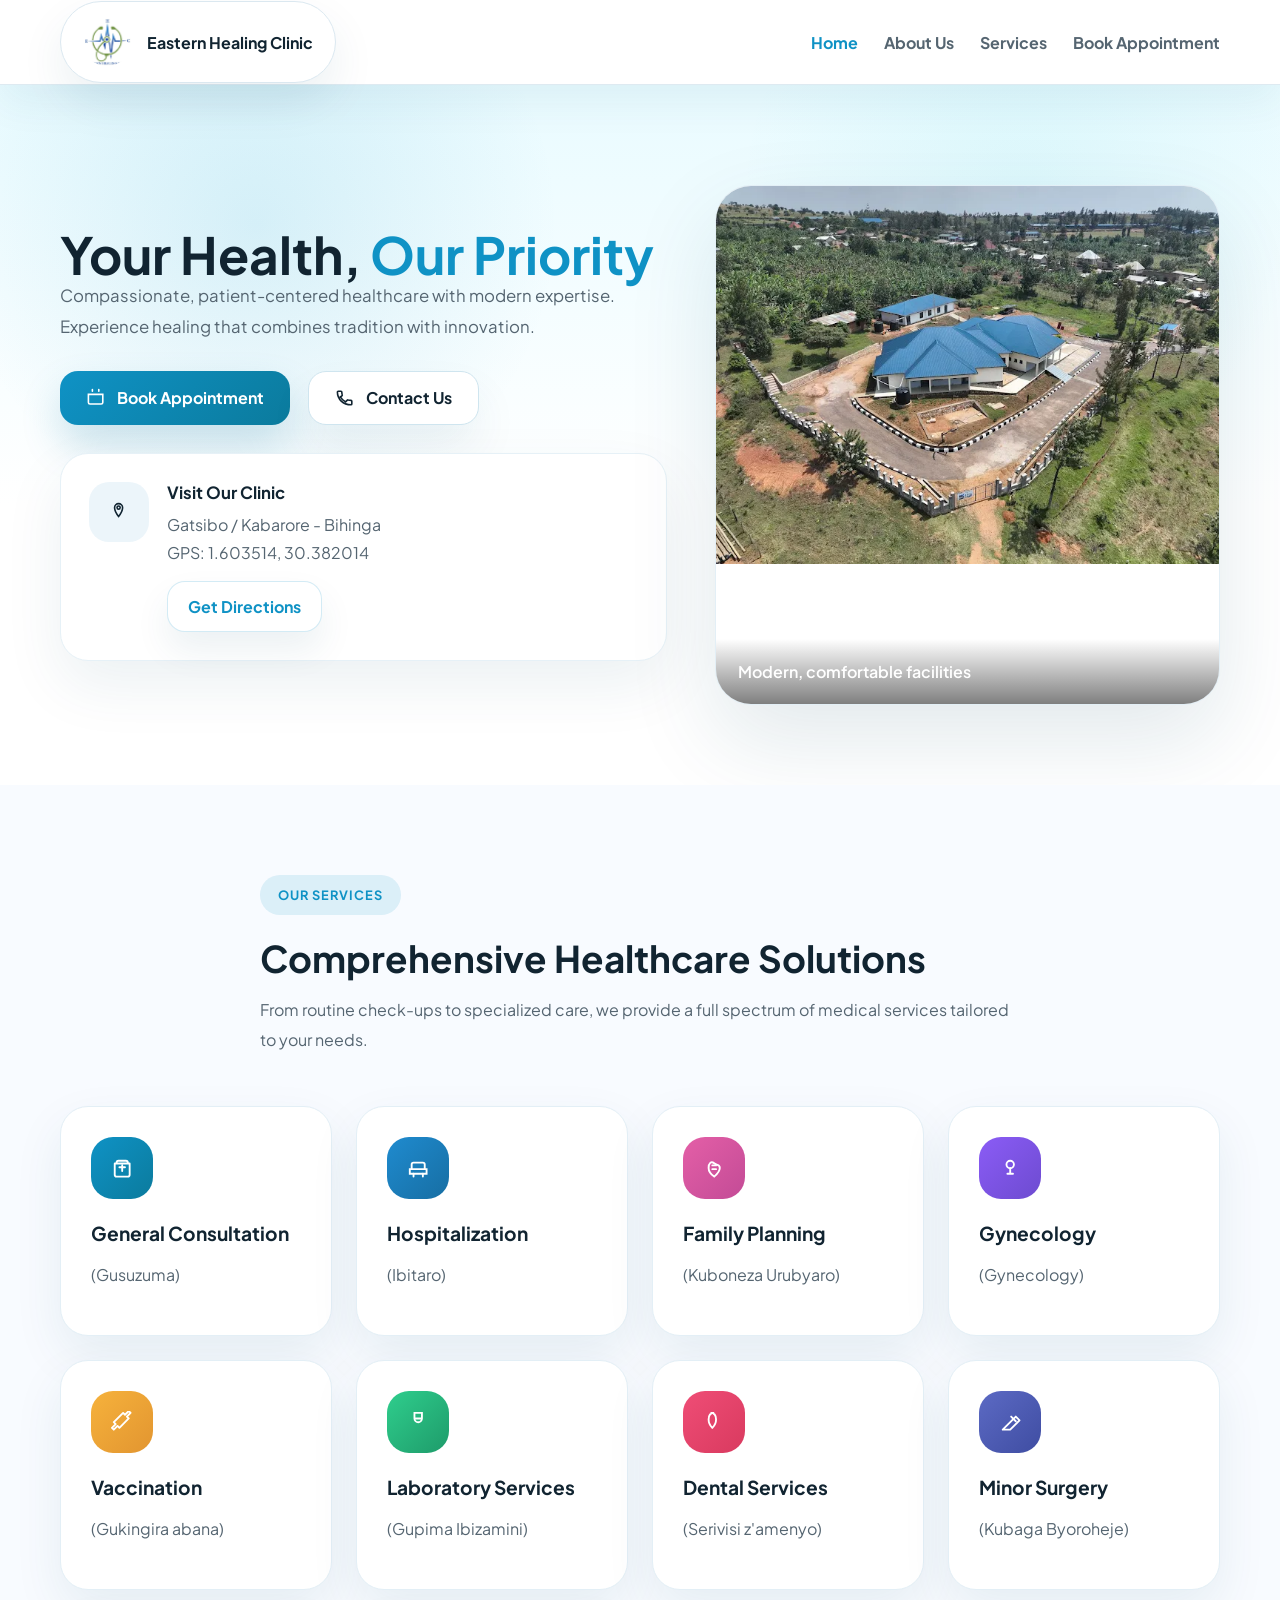
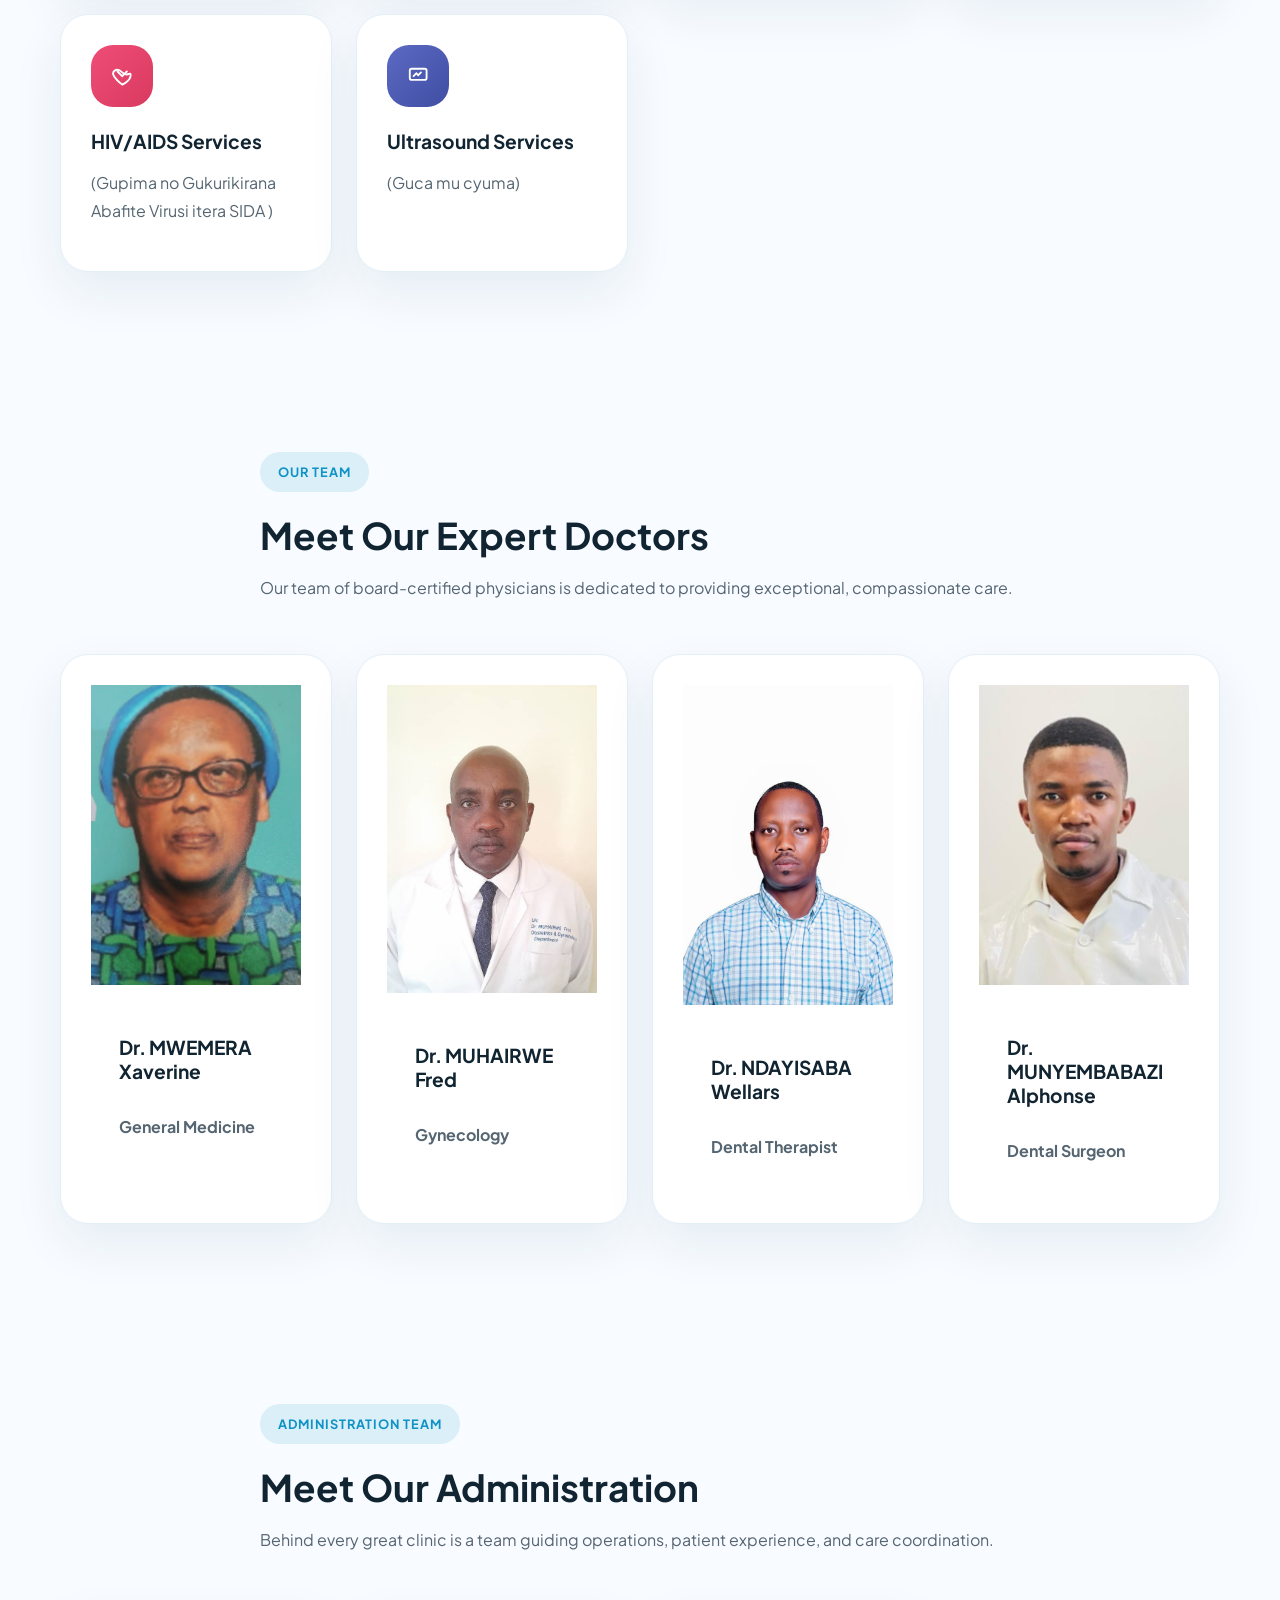
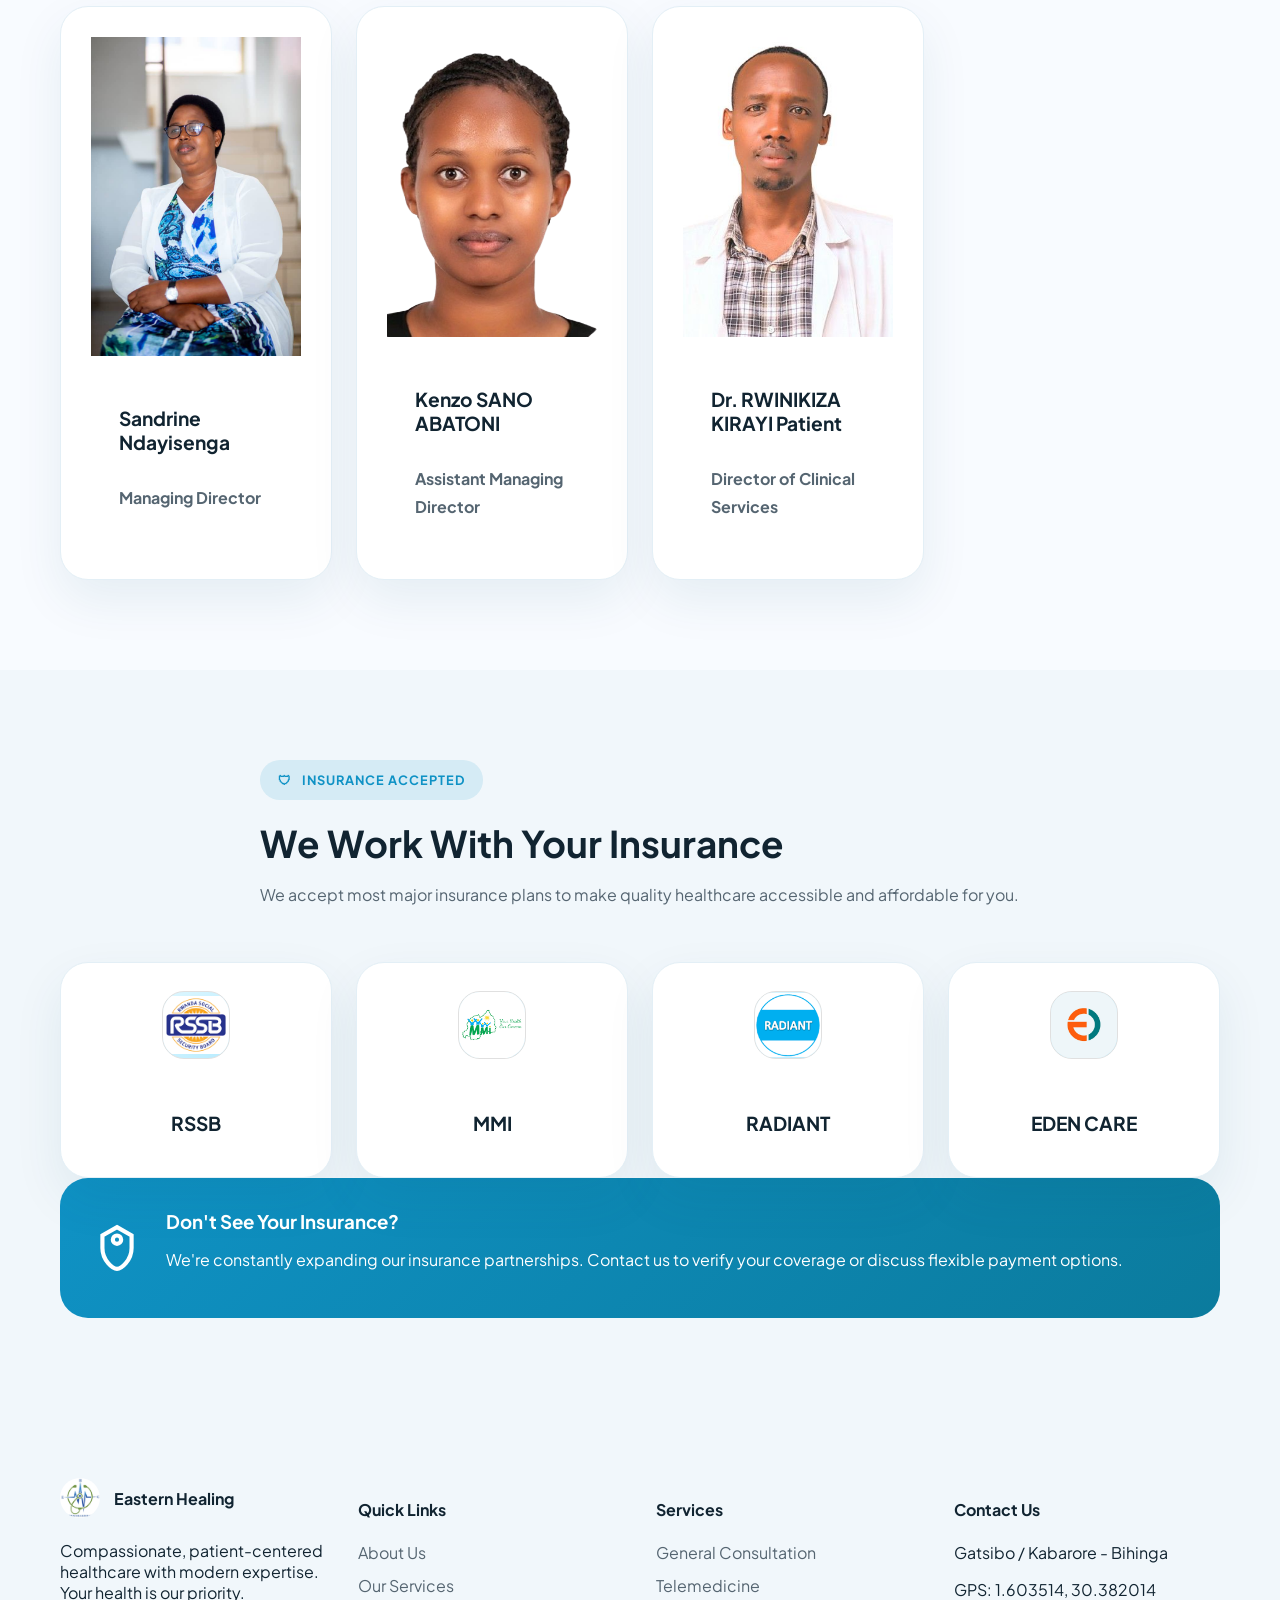
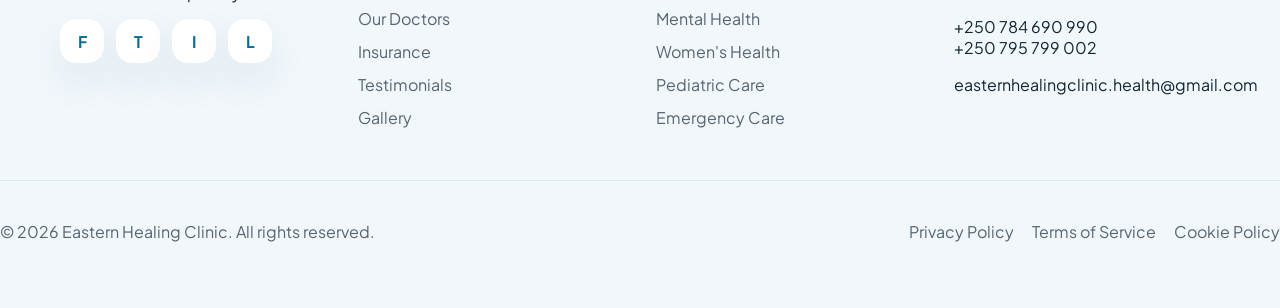
<file: index.html>
﻿<!DOCTYPE html>
<html lang="en">
  <head>
    <meta charset="UTF-8" />
    <meta name="viewport" content="width=device-width, initial-scale=1.0" />
    <title>Eastern Healing Clinic</title>
    <link rel="preconnect" href="https://fonts.googleapis.com" />
    <link rel="preconnect" href="https://fonts.gstatic.com" crossorigin />
    <link
      href="https://fonts.googleapis.com/css2?family=Plus+Jakarta+Sans:wght@400;500;600;700;800&display=swap"
      rel="stylesheet"
    />
    <link rel="stylesheet" href="styles.css" />
  </head>
  <body>
    <nav class="navbar">
      <div class="container nav-container">
        <a class="brand-pill" href="index.html">
          <img class="brand-logo" src="./logo.jpeg" alt="Eastern Healing Clinic logo" />
          Eastern Healing Clinic
        </a>
        <button class="nav-toggle" aria-label="Toggle navigation" type="button">
          <span class="bar"></span>
        </button>
        <div class="nav-links">
          <a href="index.html" class="nav-link active">Home</a>
          <a href="about.html" class="nav-link">About Us</a>
          <a href="services.html" class="nav-link">Services</a>
          <a href="appointment.html" class="nav-link">Book Appointment</a>
        </div>
      </div>
    </nav>

    <main>
      <section class="hero" id="hero">
        <div class="hero-backdrop"></div>
        <div class="container hero-grid">
          <div class="hero-copy">
            <div class="hero-content">
              <h1>
                Your Health,
                <span class="accent-text"> Our Priority</span>
              </h1>
              <p class="hero-subtitle">
                Compassionate, patient-centered healthcare with modern expertise.
                Experience healing that combines tradition with innovation.
              </p>
            </div>
            <div class="hero-cta-actions">
              <a href="appointment.html" class="btn btn-primary">
                 <span class="icon">
                  <svg viewBox="0 0 24 24" aria-hidden="true"><path d="M8 2v2M16 2v2M4 8h16M5 20h14a2 2 0 002-2V8H3v10a2 2 0 002 2z" fill="none" stroke="currentColor" stroke-width="2" stroke-linecap="round"/></svg>
                  </span>
                  Book Appointment
              </a>

              <a href="appointment.html" class="btn btn-secondary">
                  <span class="icon">
                  <svg viewBox="0 0 24 24" aria-hidden="true"><path d="M6.62 10.79a15.05 15.05 0 006.59 6.59l2.2-2.2a1 1 0 011.05-.24c1.12.37 2.33.57 3.57.57a1 1 0 011 1V20a1 1 0 01-1 1C10.07 21 3 13.93 3 5a1 1 0 011-1h3.5a1 1 0 011 1c0 1.24.2 2.45.57 3.57a1 1 0 01-.24 1.05l-2.2 2.2z" fill="none" stroke="currentColor" stroke-width="2" stroke-linecap="round" stroke-linejoin="round"/></svg>
                  </span>
                  Contact Us
              </a>
            </div>
            <div class="hero-info-card">
              <div class="info-icon">
                <span class="icon map-pin">
                  <svg viewBox="0 0 24 24" aria-hidden="true"><path d="M12 2a5 5 0 00-5 5c0 5 5 11 5 11s5-6 5-11a5 5 0 00-5-5zm0 7a2 2 0 110-4 2 2 0 010 4z" fill="none" stroke="currentColor" stroke-width="2"/></svg>
                </span>
              </div>
              <div>
                <h3>Visit Our Clinic</h3>
                <p>Gatsibo / Kabarore - Bihinga<br />GPS: 1.603514, 30.382014</p>
                <a class="link-button" href="https://www.google.com/maps/search/-1.6036193106056797, 30.381998756154655" target="_blank" rel="noreferrer">Get Directions</a>
              </div>
            </div>
          </div>
          <div class="hero-media">
            <div class="hero-media-card">
              <img src="clinic.webp" alt="Modern clinic waiting room" />
              <div class="hero-media-caption">Modern, comfortable facilities</div>
            </div>
          </div>
        </div>
      </section>

      <section class="section" id="services">
        <div class="container">
          <div class="section-header">
            <span class="section-pill">Our Services</span>
            <h2>Comprehensive Healthcare Solutions</h2>
            <p>From routine check-ups to specialized care, we provide a full spectrum of medical services tailored to your needs.</p>
          </div>
          <div class="grid service-grid">
            <article class="card service-card">
              <div class="icon-circle gradient-cyan"><span class="icon"><svg viewBox="0 0 24 24"><path d="M6 7V6a2 2 0 012-2h8a2 2 0 012 2v1H6zM4 7h16v12a2 2 0 01-2 2H6a2 2 0 01-2-2V7zM9 11h6M12 9v6" fill="none" stroke="currentColor" stroke-width="2" stroke-linecap="round" stroke-linejoin="round"/></svg></span></div>
              <h3>General Consultation</h3>
              <p>(Gusuzuma)</p>
            </article>
            <article class="card service-card">
              <div class="icon-circle gradient-blue"><span class="icon"><svg viewBox="0 0 24 24"><path d="M3 13h18v5H3z" fill="none" stroke="currentColor" stroke-width="2"/><path d="M5 13V8a2 2 0 012-2h10a2 2 0 012 2v5" fill="none" stroke="currentColor" stroke-width="2" stroke-linecap="round"/><path d="M7 18v3M17 18v3" fill="none" stroke="currentColor" stroke-width="2" stroke-linecap="round"/></svg></span></div>
              <h3>Hospitalization</h3>
              <p>(Ibitaro)</p>
            </article>
            <article class="card service-card">
              <div class="icon-circle gradient-pink"><span class="icon"><svg viewBox="0 0 24 24"><path d="M12 21s-6-4.35-6-9.33S8.73 4 12 6.67 18 7.67 18 11.67 12 21 12 21z" fill="none" stroke="currentColor" stroke-width="2"/><path d="M10 9h4M10 13h4" fill="none" stroke="currentColor" stroke-width="2" stroke-linecap="round"/></svg></span></div>
              <h3>Family Planning</h3>
              <p>(Kuboneza Urubyaro)</p>
            </article>
            <article class="card service-card">
              <div class="icon-circle gradient-purple"><span class="icon"><svg viewBox="0 0 24 24"><circle cx="12" cy="8" r="4" fill="none" stroke="currentColor" stroke-width="2"/><path d="M12 12v6M9 18h6" fill="none" stroke="currentColor" stroke-width="2" stroke-linecap="round"/></svg></span></div>
              <h3>Gynecology</h3>
              <p>(Gynecology)</p>
            </article>
            <article class="card service-card">
              <div class="icon-circle gradient-amber"><span class="icon"><svg viewBox="0 0 24 24"><path d="M3 20l4-4 2 2 10-10-2-2 4-4-2-2-4 4-2-2-10 10 2 2-4 4z" fill="none" stroke="currentColor" stroke-width="2" stroke-linecap="round" stroke-linejoin="round"/></svg></span></div>
              <h3>Vaccination</h3>
              <p>(Gukingira abana)</p>
            </article>
            <article class="card service-card">
              <div class="icon-circle gradient-emerald"><span class="icon"><svg viewBox="0 0 24 24"><path d="M8 2h8v6a4 4 0 01-4 4 4 4 0 01-4-4V2z" fill="none" stroke="currentColor" stroke-width="2"/><path d="M9 8h6" fill="none" stroke="currentColor" stroke-width="2" stroke-linecap="round"/></svg></span></div>
              <h3>Laboratory Services</h3>
              <p>(Gupima Ibizamini)</p>
            </article>
            <article class="card service-card">
              <div class="icon-circle gradient-red"><span class="icon"><svg viewBox="0 0 24 24"><path d="M12 2c-4 0-6 3-6 7 0 4.5 2.5 7.5 4 9 1.5-1.5 4-4.5 4-9 0-4-2-7-6-7z" fill="none" stroke="currentColor" stroke-width="2"/></svg></span></div>
              <h3>Dental Services</h3>
              <p>(Serivisi z'amenyo)</p>
            </article>
            <article class="card service-card">
              <div class="icon-circle gradient-indigo"><span class="icon"><svg viewBox="0 0 24 24"><path d="M4 20l4-4 10-10 4 4-10 10z" fill="none" stroke="currentColor" stroke-width="2" stroke-linecap="round" stroke-linejoin="round"/><path d="M13 6l5 5" fill="none" stroke="currentColor" stroke-width="2" stroke-linecap="round"/></svg></span></div>
              <h3>Minor Surgery</h3>
              <p>(Kubaga Byoroheje)</p>
            </article>
            <article class="card service-card">
              <div class="icon-circle gradient-red"><span class="icon"><svg viewBox="0 0 24 24"><path d="M12 21s-6.5-5-9-9.5S6 2 12 8s9.5-2.5 9 3.5-9 9.5-9 9.5z" fill="none" stroke="currentColor" stroke-width="2"/><path d="M7 7l5 5 5-5" fill="none" stroke="currentColor" stroke-width="2" stroke-linecap="round"/></svg></span></div>
              <h3>HIV/AIDS Services</h3>
              <p>(Gupima no Gukurikirana Abafite Virusi itera SIDA )</p>
            </article>
            <article class="card service-card">
              <div class="icon-circle gradient-indigo"><span class="icon"><svg viewBox="0 0 24 24"><rect x="3" y="4" width="18" height="12" rx="2" fill="none" stroke="currentColor" stroke-width="2"/><path d="M7 12l3-3 2 2 3-3" fill="none" stroke="currentColor" stroke-width="2" stroke-linecap="round"/></svg></span></div>
              <h3>Ultrasound Services</h3>
              <p>(Guca mu cyuma)</p>
            </article>
          </div>
        </div>
      </section>
          

      <section class="section" id="doctors">
        <div class="container">
          <div class="section-header">
            <span class="section-pill">Our Team</span>
            <h2>Meet Our Expert Doctors</h2>
            <p>Our team of board-certified physicians is dedicated to providing exceptional, compassionate care.</p>
          </div>
          <div class="grid doctors-grid">
            <article class="card doctor-card">
              <div class="doctor-image"><img src="general.jpeg" alt="Dr. MWEMERA Xaverine" /></div>
              <div class="card-body">
                <h3>Dr. MWEMERA Xaverine</h3>
                <p class="subtitle">General Medicine</p>
              </div>
            </article>
            <article class="card doctor-card">
              <div class="doctor-image"><img src="gyno.jpeg" alt="Dr. MUHAIRWE Fred" /></div>
              <div class="card-body">
                <h3>Dr. MUHAIRWE Fred</h3>
                <p class="subtitle">Gynecology</p>
              </div>
            </article>
            <article class="card doctor-card">
              <div class="doctor-image"><img src="dental.jpeg" alt="Dr. NDAYISABA Wellars" /></div>
              <div class="card-body">
                <h3>Dr. NDAYISABA Wellars</h3>
                <p class="subtitle">Dental Therapist</p>
              </div>
            </article>
            <article class="card doctor-card">
              <div class="doctor-image"><img src="surgeon.png" alt="Dr. MUNYEMBABAZI Alphonse" /></div>
              <div class="card-body">
                <h3>Dr. MUNYEMBABAZI Alphonse</h3>
                <p class="subtitle">Dental Surgeon</p>
              </div>
            </article>
          </div>
        </div>
      </section>

      <section class="section" id="administration">
        <div class="container">
          <div class="section-header">
            <span class="section-pill">Administration Team</span>
            <h2>Meet Our Administration</h2>
            <p>Behind every great clinic is a team guiding operations, patient experience, and care coordination.</p>
          </div>
          <div class="grid doctors-grid">
              <article class="card doctor-card">
              <div class="doctor-image"><img src="managing.jpeg" alt="Ms. Sandrine Ndayisenga" /></div>
              <div class="card-body">
                <h3>Sandrine Ndayisenga</h3>
                <p class="subtitle">Managing Director</p>
              </div>
            </article> 
             <article class="card doctor-card">
              <div class="doctor-image"><img src="Assisstant.png" alt="Ms. Kenzo SANO ABATONI" /></div>
              <div class="card-body">
                <h3>Kenzo SANO ABATONI</h3>
                <p class="subtitle">Assistant Managing Director</p>
              </div>
            </article>
            <article class="card doctor-card">
              <div class="doctor-image"><img src="director.jpeg" alt="Dr. Patient" /></div>
              <div class="card-body">
                <h3>Dr. RWINIKIZA KIRAYI Patient</h3>
                <p class="subtitle">Director of Clinical Services</p>
              </div>
            </article>
          </div>
        </div>
      </section>

      <section class="section section-alt" id="insurance">
        <div class="container">
          <div class="section-header">
            <span class="section-pill"><span class="small-icon">🛡</span> Insurance Accepted</span>
            <h2>We Work With Your Insurance</h2>
            <p>We accept most major insurance plans to make quality healthcare accessible and affordable for you.</p>
          </div>
          <div class="grid insurance-grid">
            <article class="card partner-card"><div class="partner-mark"><img src="rssb.png" alt="RSSB"></div><h3>RSSB</h3></article>
            <article class="card partner-card"><div class="partner-mark"><img src="mmi.png" alt="MMI"></div><h3>MMI</h3></article>
            <article class="card partner-card"><div class="partner-mark"><img src="radiant.png" alt="RADIANT"></div><h3>RADIANT</h3></article>
            <article class="card partner-card"><div class="partner-mark"><img src="eden.png" alt="EDEN CARE"></div><h3>EDEN CARE</h3></article>
          </div>
          <div class="insurance-cta-card">
            <span class="icon"><svg viewBox="0 0 24 24"><path d="M12 2l7 4v6c0 6-5 10-7 10s-7-4-7-10V6l7-4zm0 8a2 2 0 110-4 2 2 0 010 4z" fill="none" stroke="currentColor" stroke-width="2"/></svg></span>
            <div>
              <h3>Don't See Your Insurance?</h3>
              <p>We're constantly expanding our insurance partnerships. Contact us to verify your coverage or discuss flexible payment options.</p>
            </div>
          </div>
        </div>
      </section>

    

      <footer class="footer section-alt">
        <div class="container footer-grid">
          <div>
            <div class="brand-footer"><img class="brand-logo" src="./logo.jpeg" alt="Eastern Healing Clinic logo" /><span>Eastern Healing</span></div>
            <p>Compassionate, patient-centered healthcare with modern expertise. Your health is our priority.</p>
            <div class="social-links">
              <a href="#" aria-label="Facebook">F</a>
              <a href="#" aria-label="Twitter">T</a>
              <a href="#" aria-label="Instagram">I</a>
              <a href="#" aria-label="LinkedIn">L</a>
            </div>
          </div>
          <div>
            <h4>Quick Links</h4>
            <ul class="footer-list"><li><a href="about.html">About Us</a></li><li><a href="services.html">Our Services</a></li><li><a href="#doctors">Our Doctors</a></li><li><a href="#insurance">Insurance</a></li><li><a href="#testimonials">Testimonials</a></li><li><a href="#gallery">Gallery</a></li></ul>
          </div>
          <div>
            <h4>Services</h4>
            <ul class="footer-list"><li><a href="services.html">General Consultation</a></li><li><a href="services.html">Telemedicine</a></li><li><a href="services.html">Mental Health</a></li><li><a href="services.html">Women's Health</a></li><li><a href="services.html">Pediatric Care</a></li><li><a href="services.html">Emergency Care</a></li></ul>
          </div>
          <div>
            <h4>Contact Us</h4>
            <p>Gatsibo / Kabarore - Bihinga</p>
            <p>GPS: 1.603514, 30.382014</p>
            <p>+250 784 690 990<br />+250 795 799 002</p>
            <p>easternhealingclinic.health@gmail.com</p>
          </div>
        </div>
        <div class="footer-bottom"><p>© 2026 Eastern Healing Clinic. All rights reserved.</p><div class="footer-links"><a href="#">Privacy Policy</a><a href="#">Terms of Service</a><a href="#">Cookie Policy</a></div></div>
      </footer>
    </main>
    <script src="script.js" defer></script>
  </body>
</html>
</file>
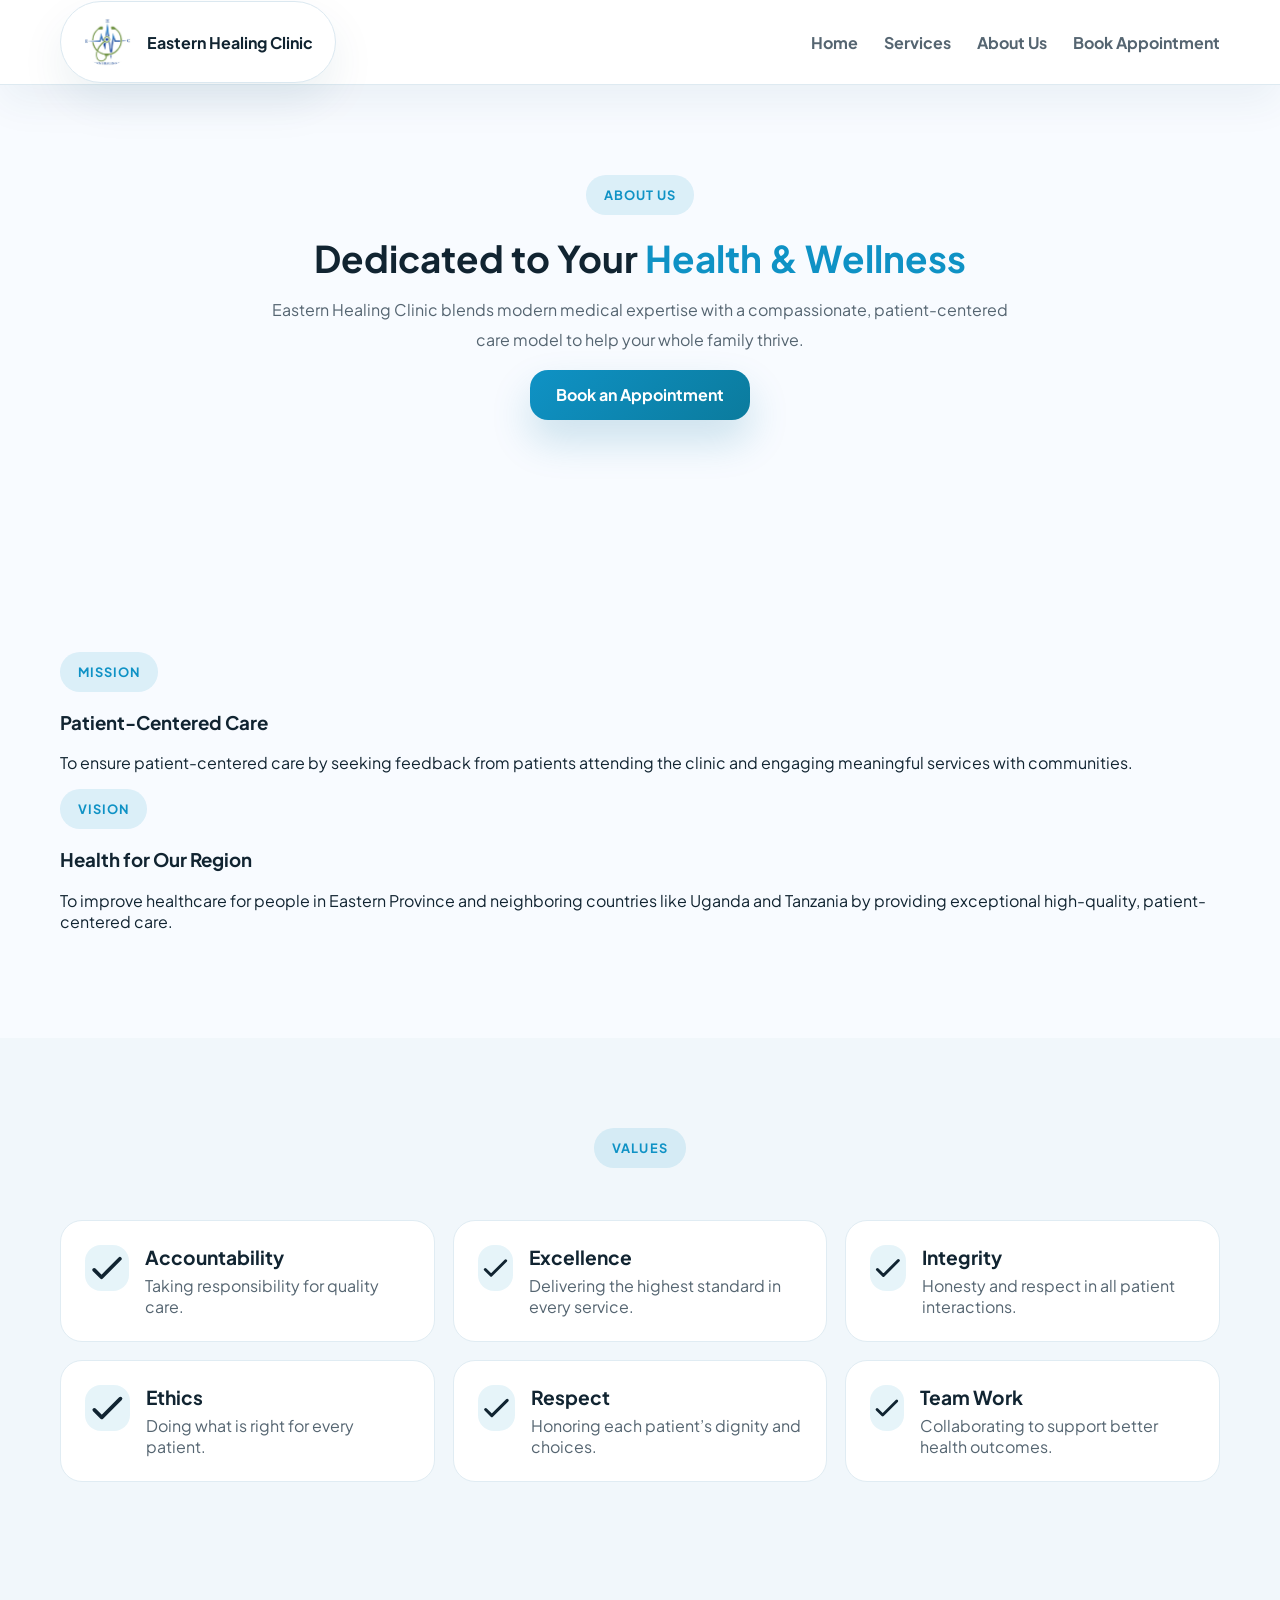
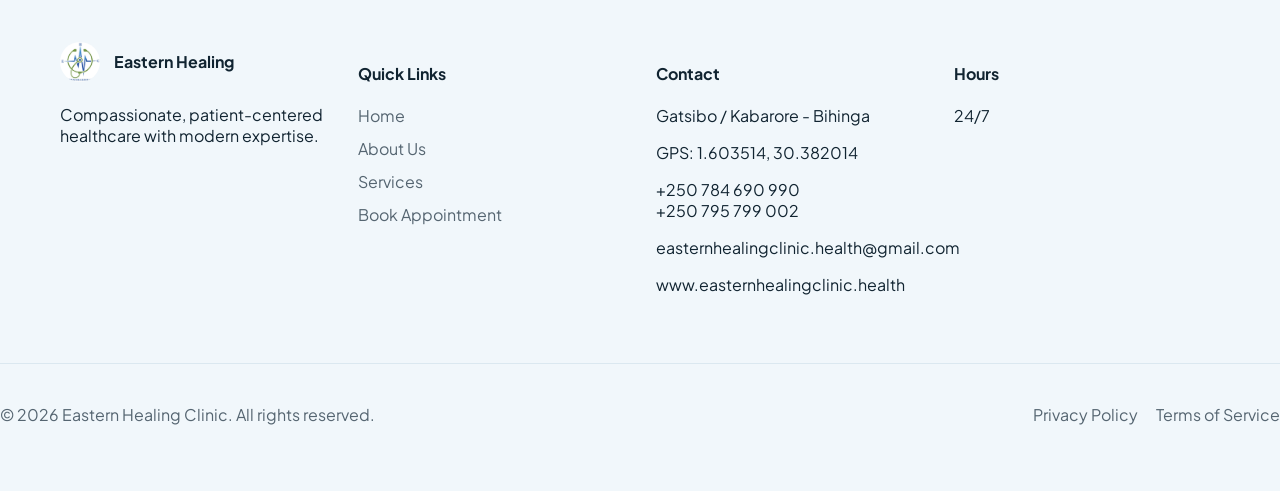
<file: about.html>
<!DOCTYPE html>
<html lang="en">
  <head>
    <meta charset="UTF-8" />
    <meta name="viewport" content="width=device-width, initial-scale=1.0" />
    <title>About Us - Eastern Healing Clinic</title>
    <link rel="preconnect" href="https://fonts.googleapis.com" />
    <link rel="preconnect" href="https://fonts.gstatic.com" crossorigin />
    <link
      href="https://fonts.googleapis.com/css2?family=Plus+Jakarta+Sans:wght@400;500;600;700;800&display=swap"
      rel="stylesheet"
    />
    <link rel="stylesheet" href="styles.css" />
  </head>
  <body>
    <nav class="navbar">
      <div class="container nav-container">
        <a class="brand-pill" href="index.html">
          <img class="brand-logo" src="./logo.jpeg" alt="Eastern Healing Clinic logo" />
          Eastern Healing Clinic
        </a>
        <button class="nav-toggle" aria-label="Toggle navigation" type="button">
          <span class="bar"></span>
        </button>
        <div class="nav-links">
          <a href="index.html" class="nav-link">Home</a>
          <a href="services.html" class="nav-link">Services</a>
          <a href="about.html" class="nav-link">About Us</a>
          <a href="appointment.html" class="nav-link">Book Appointment</a>
        </div>
      </div>
    </nav>

    <main>
      <section class="section">
        <div class="container">
          <div class="section-header text-center">
            <span class="section-pill">About Us</span>
            <h2>Dedicated to Your <span class="accent-text">Health & Wellness</span></h2>
            <p>Eastern Healing Clinic blends modern medical expertise with a compassionate, patient-centered care model to help your whole family thrive.</p>
             <a href="appointment.html" class="btn btn-primary">Book an Appointment</a>
          </div>
        </div>
      </section>

      <section class="section">
        <div class="container split-grid">
          <div class="text-block">
            <span class="section-pill">Mission</span>
            <h3>Patient-Centered Care</h3>
            <p>To ensure patient-centered care by seeking feedback from patients attending the clinic and engaging meaningful services with communities.</p>
          </div>
          <div class="text-block">
            <span class="section-pill">Vision</span>
            <h3>Health for Our Region</h3>
            <p>To improve healthcare for people in Eastern Province and neighboring countries like Uganda and Tanzania by providing exceptional high-quality, patient-centered care.</p>
          </div>
        </div>
      </section>


      <section class="section section-alt">
        <div class="container">
          <div class="section-header text-center">
            <span class="section-pill">Values</span>
          </div>
          <div class="values-grid">
            <article class="stat-card"><span class="icon stat-icon"><svg viewBox="0 0 24 24"><path d="M5 13l4 4L19 7" fill="none" stroke="currentColor" stroke-width="2" stroke-linecap="round" stroke-linejoin="round"/></svg></span><div><strong>Accountability</strong><p>Taking responsibility for quality care.</p></div></article>
            <article class="stat-card"><span class="icon stat-icon"><svg viewBox="0 0 24 24"><path d="M5 13l4 4L19 7" fill="none" stroke="currentColor" stroke-width="2" stroke-linecap="round" stroke-linejoin="round"/></svg></span><div><strong>Excellence</strong><p>Delivering the highest standard in every service.</p></div></article>
            <article class="stat-card"><span class="icon stat-icon"><svg viewBox="0 0 24 24"><path d="M5 13l4 4L19 7" fill="none" stroke="currentColor" stroke-width="2" stroke-linecap="round" stroke-linejoin="round"/></svg></span><div><strong>Integrity</strong><p>Honesty and respect in all patient interactions.</p></div></article>
            <article class="stat-card"><span class="icon stat-icon"><svg viewBox="0 0 24 24"><path d="M5 13l4 4L19 7" fill="none" stroke="currentColor" stroke-width="2" stroke-linecap="round" stroke-linejoin="round"/></svg></span><div><strong>Ethics</strong><p>Doing what is right for every patient.</p></div></article>
            <article class="stat-card"><span class="icon stat-icon"><svg viewBox="0 0 24 24"><path d="M5 13l4 4L19 7" fill="none" stroke="currentColor" stroke-width="2" stroke-linecap="round" stroke-linejoin="round"/></svg></span><div><strong>Respect</strong><p>Honoring each patient’s dignity and choices.</p></div></article>
            <article class="stat-card"><span class="icon stat-icon"><svg viewBox="0 0 24 24"><path d="M5 13l4 4L19 7" fill="none" stroke="currentColor" stroke-width="2" stroke-linecap="round" stroke-linejoin="round"/></svg></span><div><strong>Team Work</strong><p>Collaborating to support better health outcomes.</p></div></article>
          </div>
        </div>
      </section>


      <footer class="footer section-alt">
        <div class="container footer-grid">
          <div>
            <div class="brand-footer"><img class="brand-logo" src="./logo.jpeg" alt="Eastern Healing Clinic logo" /><span>Eastern Healing</span></div>
            <p>Compassionate, patient-centered healthcare with modern expertise.</p>
          </div>
          <div>
            <h4>Quick Links</h4>
            <ul class="footer-list"><li><a href="index.html">Home</a></li><li><a href="about.html">About Us</a></li><li><a href="services.html">Services</a></li><li><a href="appointment.html">Book Appointment</a></li></ul>
          </div>
          <div>
            <h4>Contact</h4>
            <p>Gatsibo / Kabarore - Bihinga</p>
            <p>GPS: 1.603514, 30.382014</p>
            <p>+250 784 690 990<br />+250 795 799 002</p>
            <p>easternhealingclinic.health@gmail.com</p>
            <p>www.easternhealingclinic.health</p>
          </div>
          <div>
            <h4>Hours</h4>
            <p>24/7</p>
          </div>
        </div>
        <div class="footer-bottom"><p>© 2026 Eastern Healing Clinic. All rights reserved.</p><div class="footer-links"><a href="#">Privacy Policy</a><a href="#">Terms of Service</a></div></div>
      </footer>
    </main>
    <script src="script.js" defer></script>
  </body>
</html>
</file>
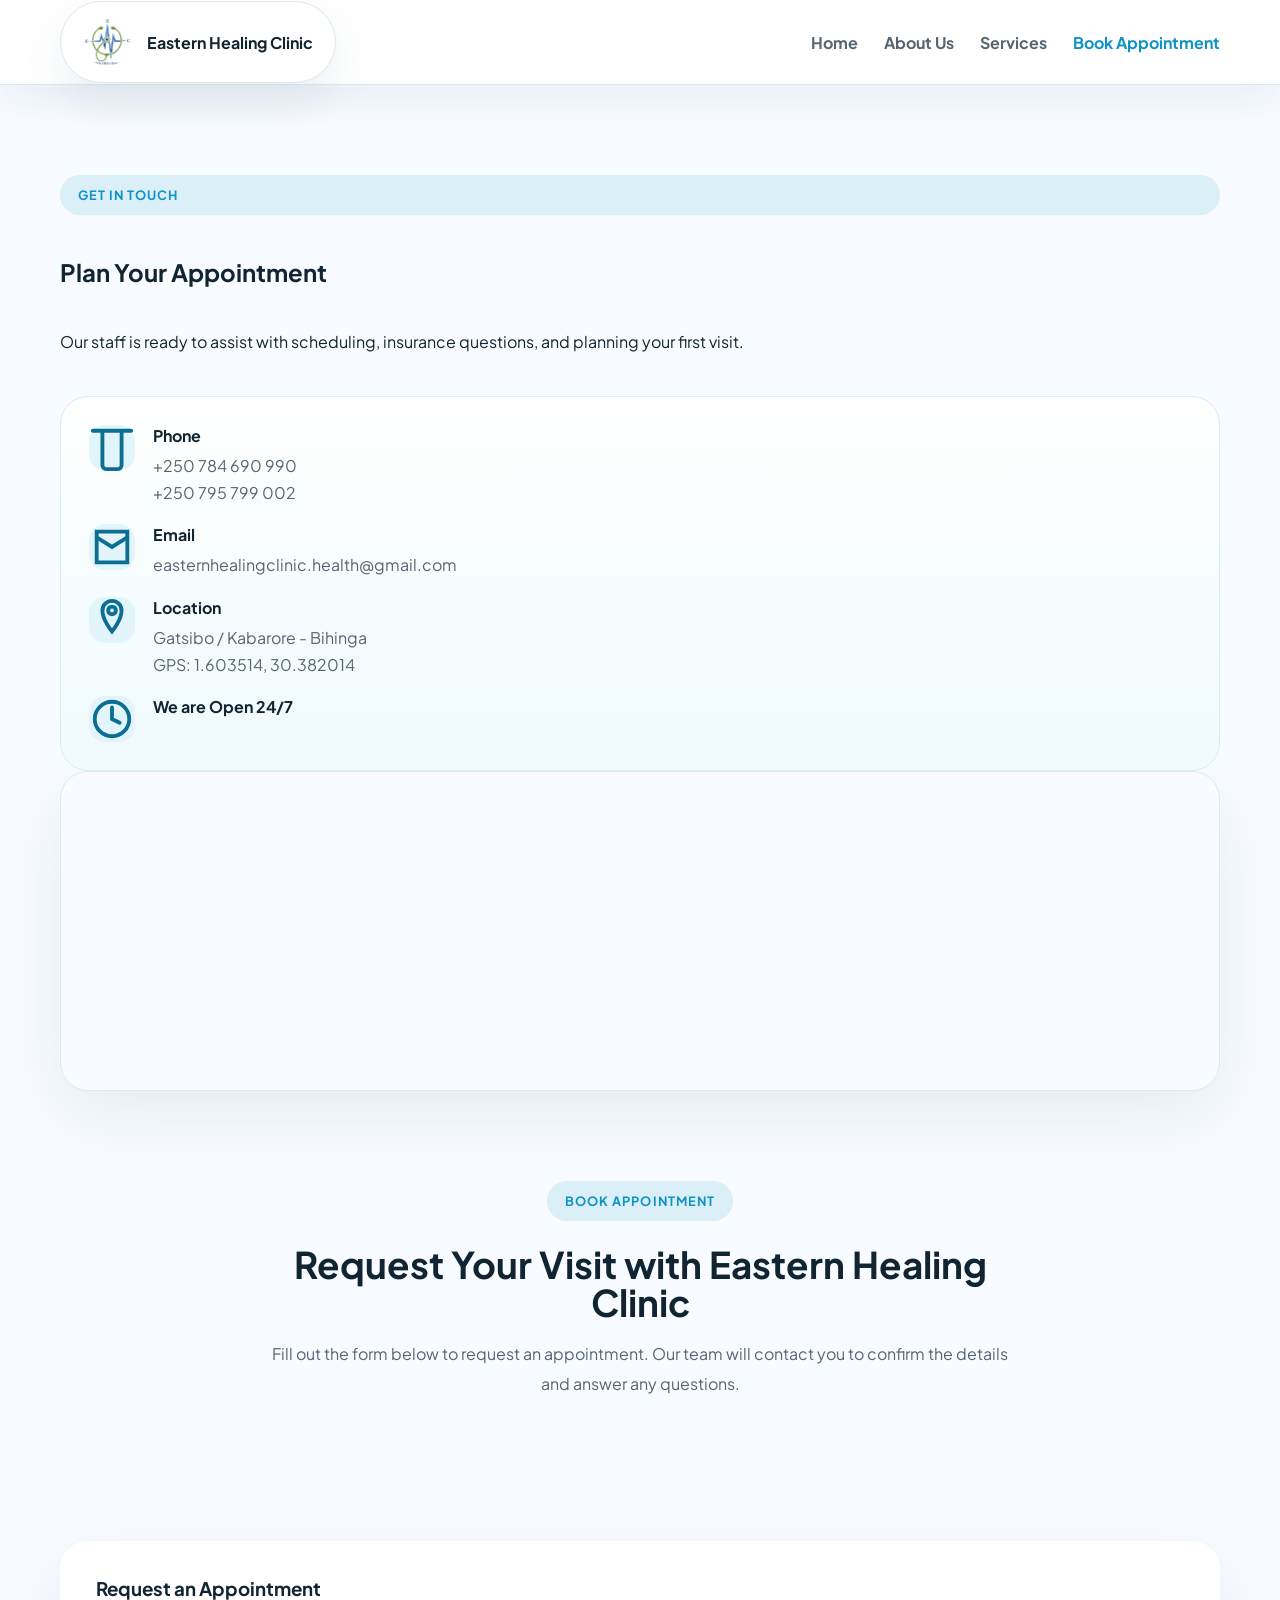
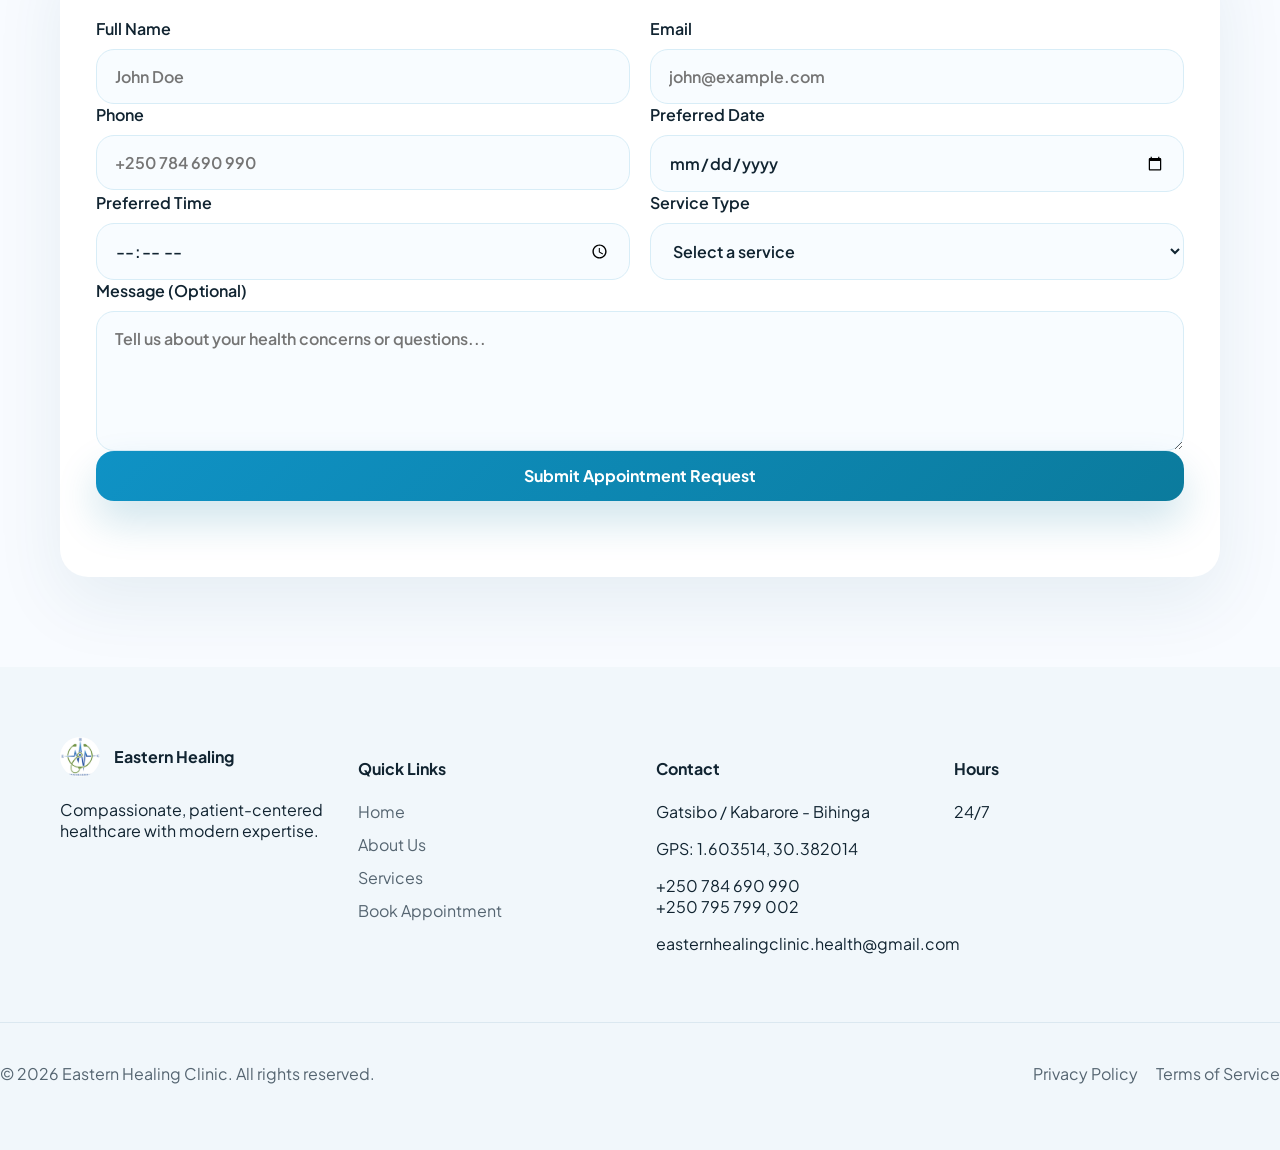
<file: appointment.html>
<!DOCTYPE html>
<html lang="en">
  <head>
    <meta charset="UTF-8" />
    <meta name="viewport" content="width=device-width, initial-scale=1.0" />
    <title>Book Appointment - Eastern Healing Clinic</title>
    <link rel="preconnect" href="https://fonts.googleapis.com" />
    <link rel="preconnect" href="https://fonts.gstatic.com" crossorigin />
    <link
      href="https://fonts.googleapis.com/css2?family=Plus+Jakarta+Sans:wght@400;500;600;700;800&display=swap"
      rel="stylesheet"
    />
    <link rel="stylesheet" href="styles.css" />
  </head>
  <body>
    <nav class="navbar">
      <div class="container nav-container">
        <a class="brand-pill" href="index.html">
          <img class="brand-logo" src="./logo.jpeg" alt="Eastern Healing Clinic logo" />
          Eastern Healing Clinic
        </a>
        <button class="nav-toggle" aria-label="Toggle navigation" type="button">
          <span class="bar"></span>
        </button>
        <div class="nav-links">
          <a href="index.html" class="nav-link">Home</a>
          <a href="about.html" class="nav-link">About Us</a>
          <a href="services.html" class="nav-link">Services</a>
          <a href="appointment.html" class="nav-link active">Book Appointment</a>
        </div>
      </div>
    </nav>

    <main>

      <section class="section">
        <div class="container contact-grid">
          <div class="contact-panel">
            <span class="section-pill">Get In Touch</span>
            <h2>Plan Your Appointment</h2>
            <p>Our staff is ready to assist with scheduling, insurance questions, and planning your first visit.</p>
            <div class="contact-card">
              <div><span class="icon contact-icon"><svg viewBox="0 0 24 24"><path d="M2 3h20M7 3v18a2 2 0 002 2h6a2 2 0 002-2V3" fill="none" stroke="currentColor" stroke-width="2" stroke-linecap="round"/></svg></span><div><strong>Phone</strong><p>+250 784 690 990<br />+250 795 799 002</p></div></div>
              <div><span class="icon contact-icon"><svg viewBox="0 0 24 24"><path d="M4 4h16v16H4z" fill="none" stroke="currentColor" stroke-width="2"/><path d="M4 7l8 5 8-5" fill="none" stroke="currentColor" stroke-width="2" stroke-linecap="round"/></svg></span><div><strong>Email</strong><p>easternhealingclinic.health@gmail.com</p></div></div>
              <div><span class="icon contact-icon"><svg viewBox="0 0 24 24"><path d="M12 2a5 5 0 00-5 5c0 5 5 11 5 11s5-6 5-11a5 5 0 00-5-5zm0 7a2 2 0 110-4 2 2 0 010 4z" fill="none" stroke="currentColor" stroke-width="2"/></svg></span><div><strong>Location</strong><p>Gatsibo / Kabarore - Bihinga<br />GPS: 1.603514, 30.382014</p></div></div>
              <div><span class="icon contact-icon"><svg viewBox="0 0 24 24"><path d="M12 6v6l4 2" fill="none" stroke="currentColor" stroke-width="2" stroke-linecap="round"/><circle cx="12" cy="12" r="9" fill="none" stroke="currentColor" stroke-width="2"/></svg></span><div><strong>We are Open 24/7</strong><p></p></div></div>
            </div>
          </div>
              <div class="map-frame">
                <iframe src="https://www.google.com/maps?q=-1.6036193106056797,30.381998756154655&z=16&output=embed" aria-label="Clinic location map" loading="lazy"></iframe>
              </div>

              <section class="section">
               <div class="container">
                 <div class="section-header text-center">
                   <span class="section-pill">Book Appointment</span>
                   <h2>Request Your Visit with Eastern Healing Clinic</h2>
                    <p>Fill out the form below to request an appointment. Our team will contact you to confirm the details and answer any questions.</p>
                 </div>
               </div>
             </section>

          <div class="contact-form-panel">
            <h3>Request an Appointment</h3>
            <form id="appointmentForm" action="https://formspree.io/f/mzdqeavq" method="POST">
              <div class="form-row">
                <label>Full Name<input type="text" name="name" required placeholder="John Doe" /></label>
                <label>Email<input type="email" name="email" required placeholder="john@example.com" /></label>
              </div>
              <div class="form-row">
                <label>Phone<input type="tel" name="phone" required placeholder="+250 784 690 990" /></label>
                <label>Preferred Date<input type="date" name="date" required /></label>
              </div>
              <div class="form-row">
                <label>Preferred Time<input type="time" name="time" required /></label>
                <label>Service Type
                  <select name="service" required>
                    <option value="">Select a service</option>
                    <option value="general">General Consultation</option>
                    <option value="hospitalization">Hospitalization</option>
                    <option value="family_planning">Family Planning</option>
                    <option value="gynecology">Gynecology</option>
                    <option value="vaccination">Vaccination</option>
                    <option value="laboratory">Laboratory Services</option>
                    <option value="dental">Dental Services</option>
                    <option value="minor_surgery">Minor Surgery</option>
                    <option value="hiv_aids">HIV/AIDS Services</option>
                    <option value="ultrasound">Ultrasound Services</option>
                  </select>
                </label>
              </div>
              <label class="textarea-label">Message (Optional)
                <textarea name="message" rows="4" placeholder="Tell us about your health concerns or questions..."></textarea>
              </label>
              <button type="submit" class="btn btn-primary btn-full">Submit Appointment Request</button>
              <div id="formStatus" class="form-status" aria-live="polite"></div>
            </form>
          </div>
        </div>
      </section>

      <footer class="footer section-alt">
        <div class="container footer-grid">
          <div>
            <div class="brand-footer"><img class="brand-logo" src="./logo.jpeg" alt="Eastern Healing Clinic logo" /><span>Eastern Healing</span></div>
            <p>Compassionate, patient-centered healthcare with modern expertise.</p>
          </div>
          <div>
            <h4>Quick Links</h4>
            <ul class="footer-list"><li><a href="index.html">Home</a></li><li><a href="about.html">About Us</a></li><li><a href="services.html">Services</a></li><li><a href="appointment.html">Book Appointment</a></li></ul>
          </div>
          <div>
            <h4>Contact</h4>
            <p>Gatsibo / Kabarore - Bihinga</p>
            <p>GPS: 1.603514, 30.382014</p>
            <p>+250 784 690 990<br />+250 795 799 002</p>
            <p>easternhealingclinic.health@gmail.com</p>
          </div>
          <div>
            <h4>Hours</h4>
            <p>24/7</p>
          </div>
        </div>
        <div class="footer-bottom"><p>© 2026 Eastern Healing Clinic. All rights reserved.</p><div class="footer-links"><a href="#">Privacy Policy</a><a href="#">Terms of Service</a></div></div>
      </footer>
    </main>
    <script src="script.js" defer></script>
  </body>
</html>
</file>
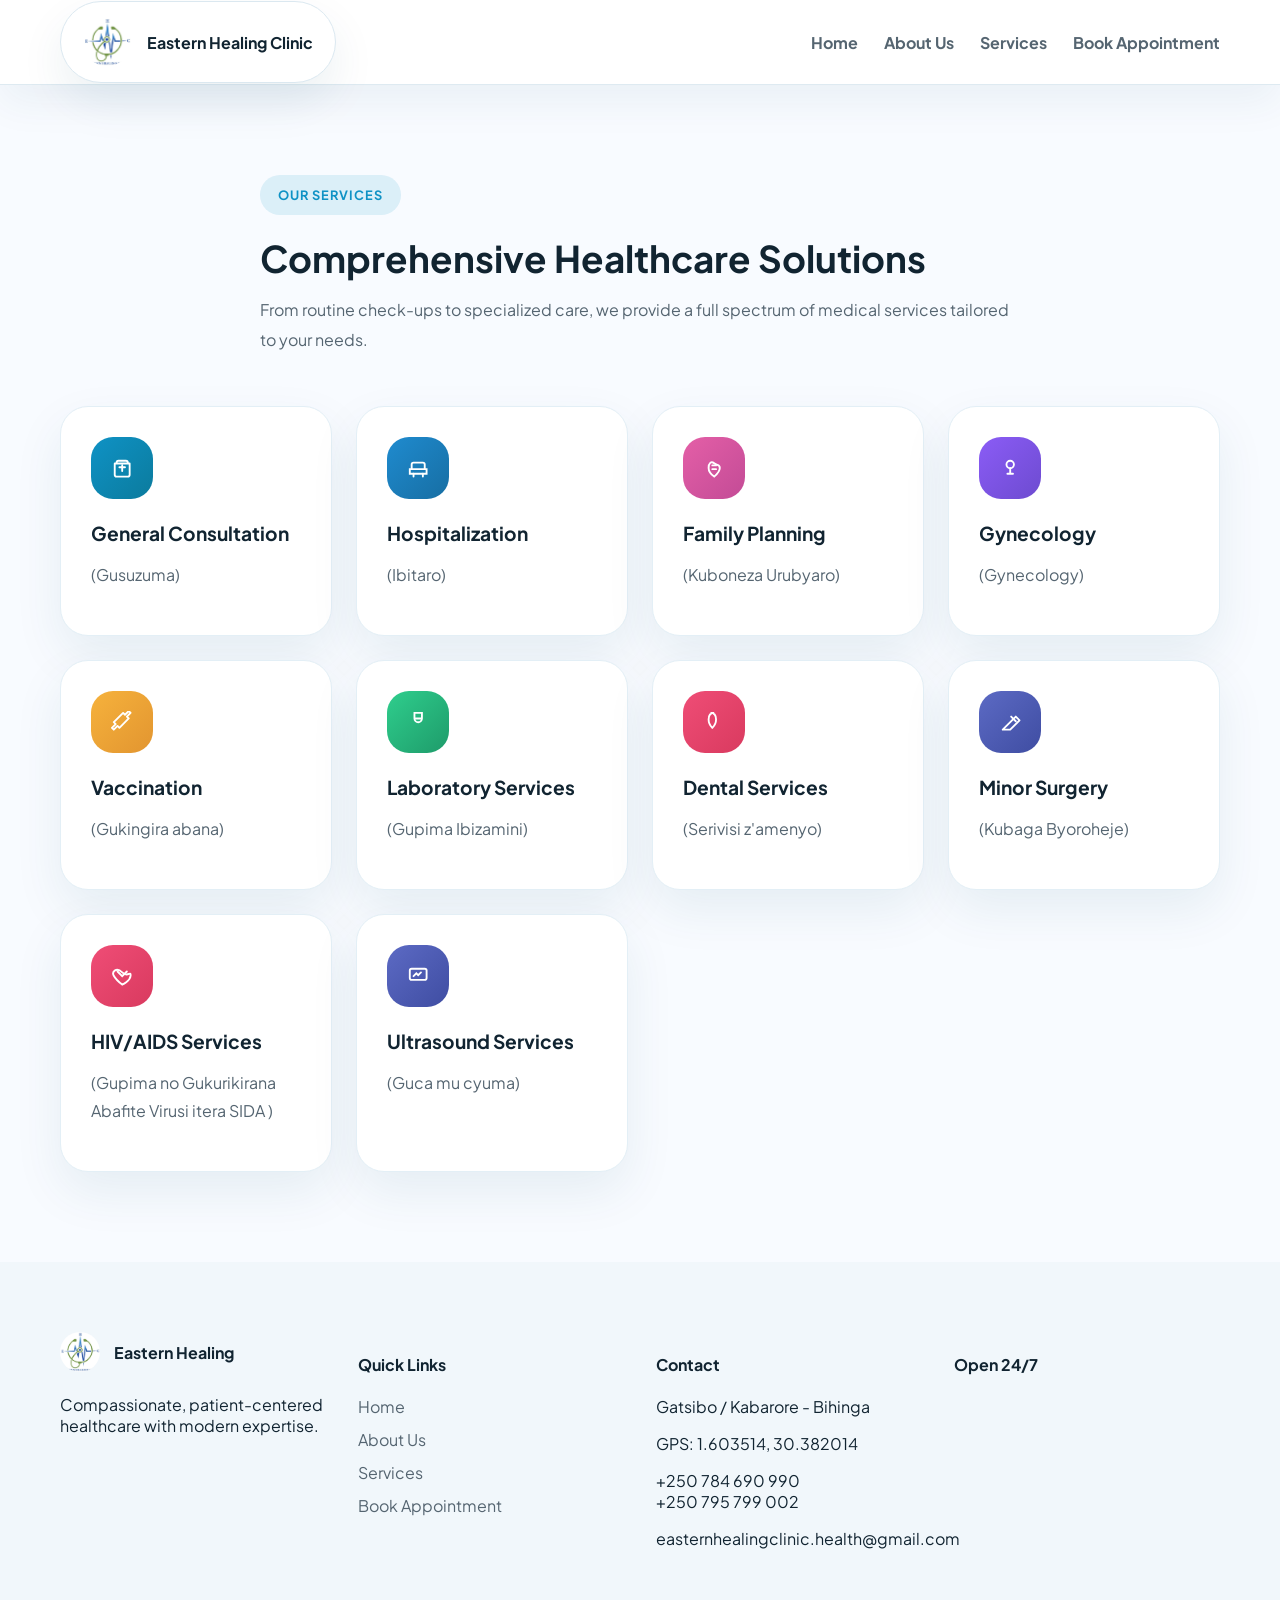
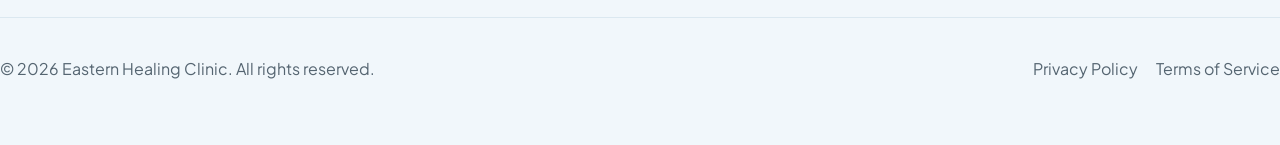
<file: services.html>
<!DOCTYPE html>
<html lang="en">
  <head>
    <meta charset="UTF-8" />
    <meta name="viewport" content="width=device-width, initial-scale=1.0" />
    <title>Services - Eastern Healing Clinic</title>
    <link rel="preconnect" href="https://fonts.googleapis.com" />
    <link rel="preconnect" href="https://fonts.gstatic.com" crossorigin />
    <link
      href="https://fonts.googleapis.com/css2?family=Plus+Jakarta+Sans:wght@400;500;600;700;800&display=swap"
      rel="stylesheet"
    />
    <link rel="stylesheet" href="styles.css" />
  </head>
  <body>
    <nav class="navbar">
      <div class="container nav-container">
        <a class="brand-pill" href="index.html">
          <img class="brand-logo" src="./logo.jpeg" alt="Eastern Healing Clinic logo" />
          Eastern Healing Clinic
        </a>
        <button class="nav-toggle" aria-label="Toggle navigation" type="button">
          <span class="bar"></span>
        </button>
        <div class="nav-links">
          <a href="index.html" class="nav-link">Home</a>
          <a href="about.html" class="nav-link">About Us</a>
          <a href="services.html" class="nav-link">Services</a>
          <a href="appointment.html" class="nav-link">Book Appointment</a>
        </div>
      </div>
    </nav>

    <main>
      <section class="section" id="services">
        <div class="container">
          <div class="section-header">
            <span class="section-pill">Our Services</span>
            <h2>Comprehensive Healthcare Solutions</h2>
            <p>From routine check-ups to specialized care, we provide a full spectrum of medical services tailored to your needs.</p>
          </div>
          <div class="grid service-grid">
            <article class="card service-card">
              <div class="icon-circle gradient-cyan"><span class="icon"><svg viewBox="0 0 24 24"><path d="M6 7V6a2 2 0 012-2h8a2 2 0 012 2v1H6zM4 7h16v12a2 2 0 01-2 2H6a2 2 0 01-2-2V7zM9 11h6M12 9v6" fill="none" stroke="currentColor" stroke-width="2" stroke-linecap="round" stroke-linejoin="round"/></svg></span></div>
              <h3>General Consultation</h3>
              <p>(Gusuzuma)</p>
            </article>
            <article class="card service-card">
              <div class="icon-circle gradient-blue"><span class="icon"><svg viewBox="0 0 24 24"><path d="M3 13h18v5H3z" fill="none" stroke="currentColor" stroke-width="2"/><path d="M5 13V8a2 2 0 012-2h10a2 2 0 012 2v5" fill="none" stroke="currentColor" stroke-width="2" stroke-linecap="round"/><path d="M7 18v3M17 18v3" fill="none" stroke="currentColor" stroke-width="2" stroke-linecap="round"/></svg></span></div>
              <h3>Hospitalization</h3>
              <p>(Ibitaro)</p>
            </article>
            <article class="card service-card">
              <div class="icon-circle gradient-pink"><span class="icon"><svg viewBox="0 0 24 24"><path d="M12 21s-6-4.35-6-9.33S8.73 4 12 6.67 18 7.67 18 11.67 12 21 12 21z" fill="none" stroke="currentColor" stroke-width="2"/><path d="M10 9h4M10 13h4" fill="none" stroke="currentColor" stroke-width="2" stroke-linecap="round"/></svg></span></div>
              <h3>Family Planning</h3>
              <p>(Kuboneza Urubyaro)</p>
            </article>
            <article class="card service-card">
              <div class="icon-circle gradient-purple"><span class="icon"><svg viewBox="0 0 24 24"><circle cx="12" cy="8" r="4" fill="none" stroke="currentColor" stroke-width="2"/><path d="M12 12v6M9 18h6" fill="none" stroke="currentColor" stroke-width="2" stroke-linecap="round"/></svg></span></div>
              <h3>Gynecology</h3>
              <p>(Gynecology)</p>
            </article>
            <article class="card service-card">
              <div class="icon-circle gradient-amber"><span class="icon"><svg viewBox="0 0 24 24"><path d="M3 20l4-4 2 2 10-10-2-2 4-4-2-2-4 4-2-2-10 10 2 2-4 4z" fill="none" stroke="currentColor" stroke-width="2" stroke-linecap="round" stroke-linejoin="round"/></svg></span></div>
              <h3>Vaccination</h3>
              <p>(Gukingira abana)</p>
            </article>
            <article class="card service-card">
              <div class="icon-circle gradient-emerald"><span class="icon"><svg viewBox="0 0 24 24"><path d="M8 2h8v6a4 4 0 01-4 4 4 4 0 01-4-4V2z" fill="none" stroke="currentColor" stroke-width="2"/><path d="M9 8h6" fill="none" stroke="currentColor" stroke-width="2" stroke-linecap="round"/></svg></span></div>
              <h3>Laboratory Services</h3>
              <p>(Gupima Ibizamini)</p>
            </article>
            <article class="card service-card">
              <div class="icon-circle gradient-red"><span class="icon"><svg viewBox="0 0 24 24"><path d="M12 2c-4 0-6 3-6 7 0 4.5 2.5 7.5 4 9 1.5-1.5 4-4.5 4-9 0-4-2-7-6-7z" fill="none" stroke="currentColor" stroke-width="2"/></svg></span></div>
              <h3>Dental Services</h3>
              <p>(Serivisi z'amenyo)</p>
            </article>
            <article class="card service-card">
              <div class="icon-circle gradient-indigo"><span class="icon"><svg viewBox="0 0 24 24"><path d="M4 20l4-4 10-10 4 4-10 10z" fill="none" stroke="currentColor" stroke-width="2" stroke-linecap="round" stroke-linejoin="round"/><path d="M13 6l5 5" fill="none" stroke="currentColor" stroke-width="2" stroke-linecap="round"/></svg></span></div>
              <h3>Minor Surgery</h3>
              <p>(Kubaga Byoroheje)</p>
            </article>
            <article class="card service-card">
              <div class="icon-circle gradient-red"><span class="icon"><svg viewBox="0 0 24 24"><path d="M12 21s-6.5-5-9-9.5S6 2 12 8s9.5-2.5 9 3.5-9 9.5-9 9.5z" fill="none" stroke="currentColor" stroke-width="2"/><path d="M7 7l5 5 5-5" fill="none" stroke="currentColor" stroke-width="2" stroke-linecap="round"/></svg></span></div>
              <h3>HIV/AIDS Services</h3>
              <p>(Gupima no Gukurikirana Abafite Virusi itera SIDA )</p>
            </article>
            <article class="card service-card">
              <div class="icon-circle gradient-indigo"><span class="icon"><svg viewBox="0 0 24 24"><rect x="3" y="4" width="18" height="12" rx="2" fill="none" stroke="currentColor" stroke-width="2"/><path d="M7 12l3-3 2 2 3-3" fill="none" stroke="currentColor" stroke-width="2" stroke-linecap="round"/></svg></span></div>
              <h3>Ultrasound Services</h3>
              <p>(Guca mu cyuma)</p>
            </article>
          </div>
        </div>
      </section>

      <footer class="footer section-alt">
        <div class="container footer-grid">
          <div>
            <div class="brand-footer"><img class="brand-logo" src="./logo.jpeg" alt="Eastern Healing Clinic logo" /><span>Eastern Healing</span></div>
            <p>Compassionate, patient-centered healthcare with modern expertise.</p>
          </div>
          <div>
            <h4>Quick Links</h4>
            <ul class="footer-list"><li><a href="index.html">Home</a></li><li><a href="about.html">About Us</a></li><li><a href="services.html">Services</a></li><li><a href="appointment.html">Book Appointment</a></li></ul>
          </div>
          <div>
            <h4>Contact</h4>
            <p>Gatsibo / Kabarore - Bihinga</p>
            <p>GPS: 1.603514, 30.382014</p>
            <p>+250 784 690 990<br />+250 795 799 002</p>
            <p>easternhealingclinic.health@gmail.com</p>
          </div>
          <div>
            <h4>Open 24/7</h4>
          </div>
        </div>
        <div class="footer-bottom"><p>© 2026 Eastern Healing Clinic. All rights reserved.</p><div class="footer-links"><a href="#">Privacy Policy</a><a href="#">Terms of Service</a></div></div>
      </footer>
    </main>
    <script src="script.js" defer></script>
  </body>
</html>
</file>
<file: styles.css>
﻿:root {
  --bg: #f8fbff;
  --surface: #ffffff;
  --surface-soft: #f5fbff;
  --text: #112431;
  --muted: #556571;
  --border: #dbe8f0;
  --accent: #0f92c5;
  --accent-dark: #0c6f92;
  --shadow: 0 18px 50px rgba(15, 75, 102, 0.12);
  --radius: 24px;
  --radius-sm: 18px;
  --transition: 0.35s ease;
}

* {
  box-sizing: border-box;
}

html {
  scroll-behavior: smooth;
}

body {
  margin: 0;
  font-family: 'Plus Jakarta Sans', sans-serif;
  background: var(--bg);
  color: var(--text);
}

a {
  color: inherit;
  text-decoration: none;
}

button,
input,
select,
textarea {
  font: inherit;
}

main {
  width: 100%;
}

.container {
  width: min(1160px, calc(100% - 40px));
  margin: 0 auto;
}

.section {
  padding: 90px 0;
}

.section-alt {
  background: #f1f7fb;
}

.section-header {
  max-width: 760px;
  margin: 0 auto 52px;
  text-align: left;
}

.section-header.text-center {
  text-align: center;
}

.section-pill {
  display: inline-flex;
  align-items: center;
  gap: 10px;
  padding: 12px 18px;
  border-radius: 999px;
  font-size: 0.8rem;
  font-weight: 700;
  letter-spacing: 0.08em;
  text-transform: uppercase;
  background: rgba(15, 146, 197, 0.12);
  color: var(--accent);
}

.section-pill.section-pill-soft {
  background: rgba(255, 255, 255, 0.9);
}

.section-header h2 {
  font-size: clamp(2.3rem, 1.8vw, 3.6rem);
  margin: 24px 0 18px;
  line-height: 1.04;
}

.section-header p {
  font-size: 1rem;
  line-height: 1.85;
  color: var(--muted);
}

.hero {
  position: relative;
  overflow: hidden;
  padding: 100px 0 80px;
  background: linear-gradient(180deg, #e9fbff 0%, #ffffff 60%);
}

.hero-backdrop {
  position: absolute;
  inset: 0;
  background-image: radial-gradient(circle at 20% 20%, rgba(15, 146, 197, 0.12) 0%, transparent 26%), radial-gradient(circle at 80% 15%, rgba(28, 199, 217, 0.08) 0%, transparent 24%);
  pointer-events: none;
}

.hero-grid {
  position: relative;
  display: grid;
  grid-template-columns: 1.2fr 1fr;
  gap: 48px;
  align-items: center;
}

.navbar {
  position: sticky;
  top: 0;
  z-index: 30;
  background: rgba(255, 255, 255, 0.98);
  backdrop-filter: blur(18px);
  border-bottom: 1px solid rgba(219, 232, 240, 0.9);
  box-shadow: 0 18px 40px rgba(15, 75, 102, 0.06);
}

.nav-container {
  display: flex;
  align-items: center;
  justify-content: flex-start;
  gap: 24px;
  min-height: 84px;
}

.brand-pill {
  flex-shrink: 0;
}

.nav-links {
  display: flex;
  align-items: center;
  gap: 26px;
  flex-wrap: wrap;
  margin-left: auto;
}

.nav-link {
  white-space: nowrap;
}

.nav-link {
  color: var(--muted);
  font-weight: 700;
  transition: color var(--transition);
}

.nav-link:hover,
.nav-link.active {
  color: var(--accent);
}

.nav-toggle {
  display: none;
  border: none;
  background: transparent;
  cursor: pointer;
  width: 46px;
  height: 46px;
  align-items: center;
  justify-content: center;
  border-radius: 16px;
  transition: background var(--transition);
}

.nav-toggle:hover {
  background: rgba(15, 146, 197, 0.06);
}

.nav-toggle .bar {
  position: relative;
  width: 24px;
  height: 2px;
  background: var(--text);
  border-radius: 999px;
  display: inline-block;
  transition: transform var(--transition), opacity var(--transition);
}

.nav-toggle .bar::before,
.nav-toggle .bar::after {
  content: '';
  position: absolute;
  left: 0;
  width: 100%;
  height: 2px;
  background: inherit;
  border-radius: inherit;
  transition: transform var(--transition);
}

.nav-toggle .bar::before {
  top: -8px;
}

.nav-toggle .bar::after {
  top: 8px;
}

.nav-toggle.active .bar {
  opacity: 0;
}

.nav-toggle.active .bar::before {
  transform: translateY(8px) rotate(45deg);
}

.nav-toggle.active .bar::after {
  transform: translateY(-8px) rotate(-45deg);
}

.hero-copy {
  display: flex;
  flex-direction: column;
  gap: 28px;
}

.brand-pill {
  display: inline-flex;
  align-items: center;
  gap: 16px;
  padding: 16px 22px;
  border-radius: 999px;
  background: #ffffff;
  border: 1px solid #dbe8f0;
  box-shadow: 0 20px 45px rgba(15, 75, 102, 0.08);
  font-weight: 700;
}

.brand-circle {
  display: inline-flex;
  align-items: center;
  justify-content: center;
  width: 48px;
  height: 48px;
  border-radius: 50%;
  background: linear-gradient(135deg, var(--accent), #0b7b9d);
  color: #fff;
  font-size: 0.95rem;
}

.brand-logo {
  width: 48px;
  height: 48px;
  border-radius: 50%;
  object-fit: cover;
}

.hero-content h1 {
  font-size: clamp(3rem, 4vw, 4.8rem);
  line-height: 0.98;
  margin: 0;
}

.accent-text {
  color: var(--accent);
}

.hero-subtitle {
  max-width: 660px;
  margin: 0;
  color: var(--muted);
  font-size: 1.05rem;
  line-height: 1.9;
}

.hero-cta-actions {
  display: flex;
  flex-wrap: wrap;
  gap: 18px;
}

.btn {
  display: inline-flex;
  align-items: center;
  justify-content: center;
  gap: 12px;
  border: none;
  border-radius: 18px;
  padding: 16px 26px;
  cursor: pointer;
  font-weight: 700;
  text-decoration: none;
  line-height: 1.1;
  transition: transform var(--transition), box-shadow var(--transition), background var(--transition);
}

.btn-primary {
  background: linear-gradient(135deg, var(--accent), #0b7b9d);
  color: white;
  box-shadow: 0 20px 40px rgba(15, 118, 158, 0.2);
}

.btn-primary:hover {
  transform: translateY(-2px);
}

.btn-secondary {
  background: white;
  color: var(--text);
  border: 1px solid #cfe5ef;
  box-shadow: 0 24px 45px rgba(15, 75, 102, 0.07);
}

.btn-secondary:hover {
  transform: translateY(-2px);
  background: #f4fbff;
}

.btn-full {
  width: 100%;
  justify-content: center;
}

.icon {
  display: inline-flex;
  width: 1.2em;
  height: 1.2em;
  align-items: center;
  justify-content: center;
}

.icon svg {
  width: 100%;
  height: 100%;
}

.hero-info-card {
  display: grid;
  grid-template-columns: auto 1fr;
  gap: 18px;
  align-items: flex-start;
  padding: 28px;
  border-radius: 28px;
  background: white;
  box-shadow: 0 24px 60px rgba(15, 75, 102, 0.08);
  border: 1px solid #e6f1f7;
  max-width: 620px;
}

.info-icon {
  width: 60px;
  height: 60px;
  border-radius: 20px;
  background: rgba(14, 133, 189, 0.08);
  display: grid;
  place-items: center;
}

.hero-info-card h3 {
  font-size: 1.05rem;
  margin: 0 0 8px;
}

.hero-info-card p {
  margin: 0 0 14px;
  color: var(--muted);
  line-height: 1.75;
}

.link-button {
  display: inline-flex;
  align-items: center;
  justify-content: center;
  gap: 8px;
  padding: 14px 20px;
  border-radius: 18px;
  border: 1px solid rgba(15, 146, 197, 0.18);
  color: var(--accent);
  font-weight: 700;
  background: white;
  box-shadow: 0 18px 35px rgba(15, 75, 102, 0.08);
  transition: transform var(--transition), box-shadow var(--transition), background var(--transition);
}

.link-button:hover {
  transform: translateY(-2px);
  background: #f3fbff;
}

.hero-media {
  position: relative;
}

.hero-media-card {
  position: relative;
  overflow: hidden;
  border-radius: 36px;
  min-height: 520px;
  background: white;
  box-shadow: 0 35px 90px rgba(15, 75, 102, 0.12);
  border: 1px solid #e3eff6;
}

.hero-media-card img {
  width: 100%;
  height: 100%;
  object-fit: cover;
  display: block;
}

.hero-media-caption {
  position: absolute;
  left: 0;
  right: 0;
  bottom: 0;
  padding: 22px;
  background: linear-gradient(180deg, transparent, rgba(0, 0, 0, 0.5));
  color: white;
  font-weight: 600;
}

.grid {
  display: grid;
  gap: 24px;
}

.service-grid {
  grid-template-columns: repeat(4, minmax(0, 1fr));
}

.card {
  border-radius: 28px;
  background: white;
  border: 1px solid #e3eff6;
  box-shadow: 0 20px 50px rgba(15, 75, 102, 0.08);
  padding: 30px;
  transition: transform var(--transition), border-color var(--transition), box-shadow var(--transition);
}

.card:hover {
  transform: translateY(-6px);
  border-color: rgba(15, 146, 197, 0.22);
  box-shadow: 0 28px 60px rgba(15, 75, 102, 0.14);
}

.service-card h3,
.doctor-card h3,
.feature-card h3,
.partner-card h3,
.testimonial-card h3 {
  margin: 22px 0 14px;
  font-size: 1.2rem;
}

.service-card p,
.doctor-card p,
.feature-card p,
.partner-card p,
.testimonial-card p {
  color: var(--muted);
  line-height: 1.75;
}

.icon-circle {
  width: 62px;
  height: 62px;
  border-radius: 22px;
  display: grid;
  place-items: center;
  color: white;
}

.partner-mark {
  width: 110px;      /* was 72px */
  height: 110px;     /* was 72px */
  border-radius: 50%;
  border: 0.5px solid #e0e0e0;
  background: #fff;
  overflow: hidden;
  display: flex;
  align-items: center;
  justify-content: center;
  flex-shrink: 0;
}

.partner-mark img {
  width: 100%;
  height: 100%;
  object-fit: contain;
  padding: 0px;      /* was 8px — less padding = more image space */
}

.partner-card {
  display: flex;
  flex-direction: column;
  align-items: center;
  gap: 12px;
  text-align: center;
}

.gradient-cyan { background: linear-gradient(135deg, #0f92c5, #0b7b9d); }
.gradient-blue { background: linear-gradient(135deg, #1f8bcf, #176ea3); }
.gradient-pink { background: linear-gradient(135deg, #e45fa7, #c34b96); }
.gradient-purple { background: linear-gradient(135deg, #8b5cf6, #6d4bd0); }
.gradient-amber { background: linear-gradient(135deg, #f6b23c, #e29530); }
.gradient-emerald { background: linear-gradient(135deg, #2fce8d, #1e9b6a); }
.gradient-red { background: linear-gradient(135deg, #ef4d76, #d93a5f); }
.gradient-indigo { background: linear-gradient(135deg, #5c6ac4, #3f4da2); }

.service-card .icon {
  width: 1.4em;
  height: 1.4em;
}

.split-grid {
  grid-template-columns: 1fr 1fr;
  align-items: center;
  gap: 48px;
}

.text-block p {
  margin-top: 18px;
}

.stats-grid {
  display: grid;
  grid-template-columns: repeat(2, minmax(0, 1fr));
  gap: 18px;
  margin-top: 28px;
}

.values-grid {
  display: grid;
  grid-template-columns: repeat(3, minmax(0, 1fr));
  gap: 18px;
  margin-top: 28px;
}

.stat-card {
  display: flex;
  gap: 16px;
  padding: 24px;
  border-radius: 22px;
  background: white;
  border: 1px solid #e0ecf3;
}

.stat-icon {
  width: 46px;
  height: 46px;
  display: grid;
  place-items: center;
  border-radius: 16px;
  background: rgba(15, 146, 197, 0.1);
}

.stat-card strong {
  display: block;
  font-size: 1.2rem;
}

.stat-card p {
  margin: 6px 0 0;
  color: var(--muted);
}

.image-block {
  display: grid;
  place-items: center;
}

.image-frame {
  width: 100%;
  overflow: hidden;
  border-radius: 36px;
  box-shadow: 0 30px 80px rgba(15, 75, 102, 0.14);
}

.image-frame img {
  width: 100%;
  display: block;
  object-fit: cover;
}

.doctors-grid {
  display: grid;
  grid-template-columns: repeat(4, minmax(0, 1fr));
  gap: 24px;
}

.doctor-card {
  overflow: hidden;
  display: flex;
  flex-direction: column;
  min-height: 100%;
}

.doctor-image {
  min-height: 300px;
  overflow: hidden;
}

.doctor-image img {
  width: 100%;
  height: 100%;
  object-fit: cover;
  transition: transform var(--transition);
}

.doctor-card:hover .doctor-image img {
  transform: scale(1.04);
}

.card-body {
  padding: 28px;
  display: flex;
  flex-direction: column;
  gap: 16px;
}

.subtitle {
  color: var(--accent);
  font-weight: 700;
  margin: 0;
}

.meta {
  color: var(--muted);
  font-size: 0.95rem;
}

.link-button.small {
  display: inline-flex;
  padding: 12px 18px;
  border-radius: 16px;
  border: 1px solid #dbe8f0;
  background: #f7fcff;
  color: var(--accent-dark);
  font-weight: 700;
}

.feature-section {
  background: linear-gradient(135deg, #0f92c5, #0c6f92);
  color: white;
}

.feature-section .section-header p,
.feature-section .section-header h2 {
  color: white;
}

.features-grid {
  grid-template-columns: repeat(3, minmax(0, 1fr));
}

.feature-card {
  background: rgba(255, 255, 255, 0.08);
  border: 1px solid rgba(255, 255, 255, 0.16);
  color: white;
  border-radius: 28px;
  padding: 32px;
}

.feature-icon {
  width: 58px;
  height: 58px;
  border-radius: 18px;
  background: rgba(255, 255, 255, 0.14);
  margin-bottom: 20px;
}

.feature-card h3 {
  margin-top: 0;
}

.insurance-grid {
  display: grid;
  grid-template-columns: repeat(4, minmax(0, 1fr));
  gap: 24px;
}

.partner-card {
  text-align: center;
  padding: 28px;
}

.partner-mark {
  width: 68px;
  height: 68px;
  margin: 0 auto 18px;
  display: grid;
  place-items: center;
  border-radius: 22px;
  background: linear-gradient(135deg, #def7ff, #b7ecff);
  color: #0f92c5;
  font-weight: 800;
}

.insurance-cta-card {
  grid-column: 1 / -1;
  display: grid;
  grid-template-columns: auto 1fr auto;
  gap: 24px;
  align-items: center;
  padding: 32px;
  border-radius: 28px;
  background: linear-gradient(135deg, #0f92c5, #0b7b9d);
  color: white;
}

.insurance-cta-card .icon {
  width: 50px;
  height: 50px;
}

.insurance-cta-card h3 {
  margin: 0 0 8px;
}

.gallery-grid {
  display: grid;
  grid-template-columns: repeat(4, minmax(0, 1fr));
  gap: 18px;
}

.gallery-item {
  position: relative;
  overflow: hidden;
  border-radius: 28px;
}

.gallery-item img {
  width: 100%;
  height: 100%;
  object-fit: cover;
  display: block;
  transition: transform var(--transition);
}

.gallery-item:hover img {
  transform: scale(1.06);
}

.gallery-item::after {
  content: attr(data-caption);
  position: absolute;
  bottom: 0;
  left: 0;
  right: 0;
  padding: 18px 20px;
  background: rgba(0, 0, 0, 0.45);
  color: white;
  font-weight: 700;
  opacity: 0;
  transform: translateY(24px);
  transition: opacity var(--transition), transform var(--transition);
}

.gallery-item:hover::after {
  opacity: 1;
  transform: translateY(0);
}

.gallery-item-large {
  grid-column: span 2;
  grid-row: span 2;
}

.testimonials-grid {
  grid-template-columns: repeat(4, minmax(0, 1fr));
}

.testimonial-card {
  padding: 32px;
  min-height: 340px;
}

.testimonial-stars {
  font-size: 0.95rem;
  color: #f6c453;
  margin-bottom: 18px;
}

.testimonial-card p {
  margin-bottom: 30px;
}

.testimonial-by {
  display: flex;
  gap: 14px;
  align-items: center;
}

.testimonial-by span {
  width: 50px;
  height: 50px;
  display: grid;
  place-items: center;
  border-radius: 16px;
  background: linear-gradient(135deg, rgba(15, 146, 197, 0.16), rgba(15, 146, 197, 0.1));
  font-weight: 700;
  color: var(--accent-dark);
}

.testimonial-by div strong {
  display: block;
  font-size: 1rem;
}

.testimonial-by span + div span {
  display: block;
  color: var(--muted);
  font-size: 0.95rem;
}

.contact-grid {
  grid-template-columns: 1.1fr 0.9fr;
  gap: 38px;
}

.contact-panel {
  display: flex;
  flex-direction: column;
  gap: 28px;
}

.contact-panel h2,
.contact-panel h3 {
  margin: 14px 0 0;
}

.contact-card {
  display: grid;
  gap: 18px;
  padding: 28px;
  border-radius: 28px;
  background: linear-gradient(180deg, #ffffff 0%, #effafc 100%);
  border: 1px solid #d8edf7;
}

.contact-card > div {
  display: grid;
  grid-template-columns: auto 1fr;
  gap: 18px;
}

.contact-icon {
  width: 46px;
  height: 46px;
  border-radius: 16px;
  background: #e2f5fd;
  color: var(--accent-dark);
}

.contact-card strong {
  display: block;
  margin-bottom: 6px;
}

.contact-card p {
  margin: 0;
  color: var(--muted);
  line-height: 1.7;
}

.map-frame {
  min-height: 320px;
  border-radius: 28px;
  overflow: hidden;
  box-shadow: 0 25px 70px rgba(15, 75, 102, 0.08);
  border: 1px solid #dbe8f0;
}

.map-frame iframe {
  width: 100%;
  height: 100%;
  border: 0;
}

.contact-form-panel {
  background: white;
  border-radius: 28px;
  padding: 36px;
  box-shadow: 0 25px 70px rgba(15, 75, 102, 0.08);
}

.contact-form-panel h3 {
  margin-top: 0;
}

.form-row {
  display: grid;
  grid-template-columns: 1fr 1fr;
  gap: 20px;
}

label {
  display: flex;
  flex-direction: column;
  gap: 10px;
  font-weight: 600;
  color: var(--text);
}

input,
select,
textarea {
  width: 100%;
  padding: 16px 18px;
  border-radius: 18px;
  border: 1px solid #d8edf7;
  background: #f8fcff;
  color: var(--text);
  outline: none;
  transition: border-color var(--transition), box-shadow var(--transition);
}

input:focus,
select:focus,
textarea:focus {
  border-color: var(--accent);
  box-shadow: 0 0 0 4px rgba(15, 146, 197, 0.12);
}

textarea {
  min-height: 140px;
  resize: vertical;
}

.form-status {
  min-height: 24px;
  margin-top: 16px;
  color: var(--accent-dark);
  font-weight: 700;
}

.footer {
  padding-top: 70px;
  padding-bottom: 50px;
}

.footer-grid {
  display: grid;
  grid-template-columns: repeat(4, minmax(0, 1fr));
  gap: 32px;
  align-items: start;
}

.brand-footer {
  display: flex;
  align-items: center;
  gap: 14px;
  margin-bottom: 22px;
  color: var(--text);
  font-weight: 700;
}

.brand-footer .brand-logo {
  width: 40px;
  height: 40px;
  border-radius: 50%;
  object-fit: cover;
}

.social-links {
  display: flex;
  gap: 12px;
  flex-wrap: wrap;
}

.social-links a {
  width: 44px;
  height: 44px;
  display: grid;
  place-items: center;
  border-radius: 16px;
  background: white;
  color: var(--accent-dark);
  box-shadow: 0 18px 40px rgba(15, 75, 102, 0.08);
  font-weight: 700;
}

.footer-list {
  list-style: none;
  padding: 0;
  margin: 0;
  display: grid;
  gap: 12px;
}

.footer-list a {
  color: var(--muted);
}

.footer-list a:hover {
  color: var(--accent);
}

.footer-bottom {
  margin-top: 52px;
  display: flex;
  justify-content: space-between;
  align-items: center;
  flex-wrap: wrap;
  gap: 16px;
  color: var(--muted);
  border-top: 1px solid #dbe8f0;
  padding-top: 24px;
}

.footer-links {
  display: flex;
  gap: 18px;
  flex-wrap: wrap;
}

.footer-links a {
  color: var(--muted);
}

@media (max-width: 1120px) {
  .service-grid,
  .stats-grid,
  .values-grid,
  .doctors-grid,
  .features-grid,
  .insurance-grid,
  .testimonials-grid,
  .footer-grid {
    grid-template-columns: repeat(2, minmax(0, 1fr));
  }
  .image-frame {
    min-height: 420px;
  }
}

@media (max-width: 900px) {
  .hero-grid,
  .split-grid,
  .contact-grid {
    grid-template-columns: 1fr;
  }
  .doctors-grid,
  .insurance-grid,
  .service-grid,
  .stats-grid,
  .values-grid,
  .features-grid,
  .testimonials-grid,
  .footer-grid {
    grid-template-columns: repeat(2, minmax(0, 1fr));
  }
  .gallery-grid {
    grid-template-columns: repeat(2, minmax(0, 1fr));
  }
  .gallery-item-large {
    grid-column: span 2;
  }
  .section {
    padding: 70px 0;
  }
  .nav-toggle {
    display: inline-flex;
    margin-left: auto;
  }
  .nav-links {
    position: absolute;
    top: 84px;
    right: 0;
    left: 0;
    flex-direction: column;
    align-items: flex-start;
    gap: 0;
    padding: 18px 24px 22px;
    margin-left: 0;
    background: rgba(255, 255, 255, 0.98);
    backdrop-filter: blur(16px);
    transform: translateY(-120%);
    opacity: 0;
    pointer-events: none;
    transition: transform var(--transition), opacity var(--transition);
    border-bottom: 1px solid rgba(219, 232, 240, 0.95);
    box-shadow: 0 24px 50px rgba(15, 75, 102, 0.08);
    z-index: 25;
  }
  .nav-links.open {
    transform: translateY(0);
    opacity: 1;
    pointer-events: auto;
  }
  .nav-links a {
    width: 100%;
    padding: 14px 0;
    border-bottom: 1px solid #e8f3fa;
  }
  .nav-links a:last-child {
    border-bottom: none;
  }
}

@media (max-width: 680px) {
  .container {
    width: min(100%, calc(100% - 28px));
  }
  .hero {
    padding-top: 70px;
  }
  .service-grid,
  .doctors-grid,
  .features-grid,
  .insurance-grid,
  .testimonials-grid,
  .values-grid {
    grid-template-columns: 1fr;
  }
  .gallery-grid {
    grid-template-columns: 1fr;
  }
  .gallery-item-large {
    grid-column: auto;
  }
  .hero-media-card {
    min-height: 360px;
  }
  .hero-cta-actions {
    flex-direction: column;
  }
  .form-row {
    grid-template-columns: 1fr;
  }
  .footer-grid {
    grid-template-columns: 1fr;
  }
}
</file>
